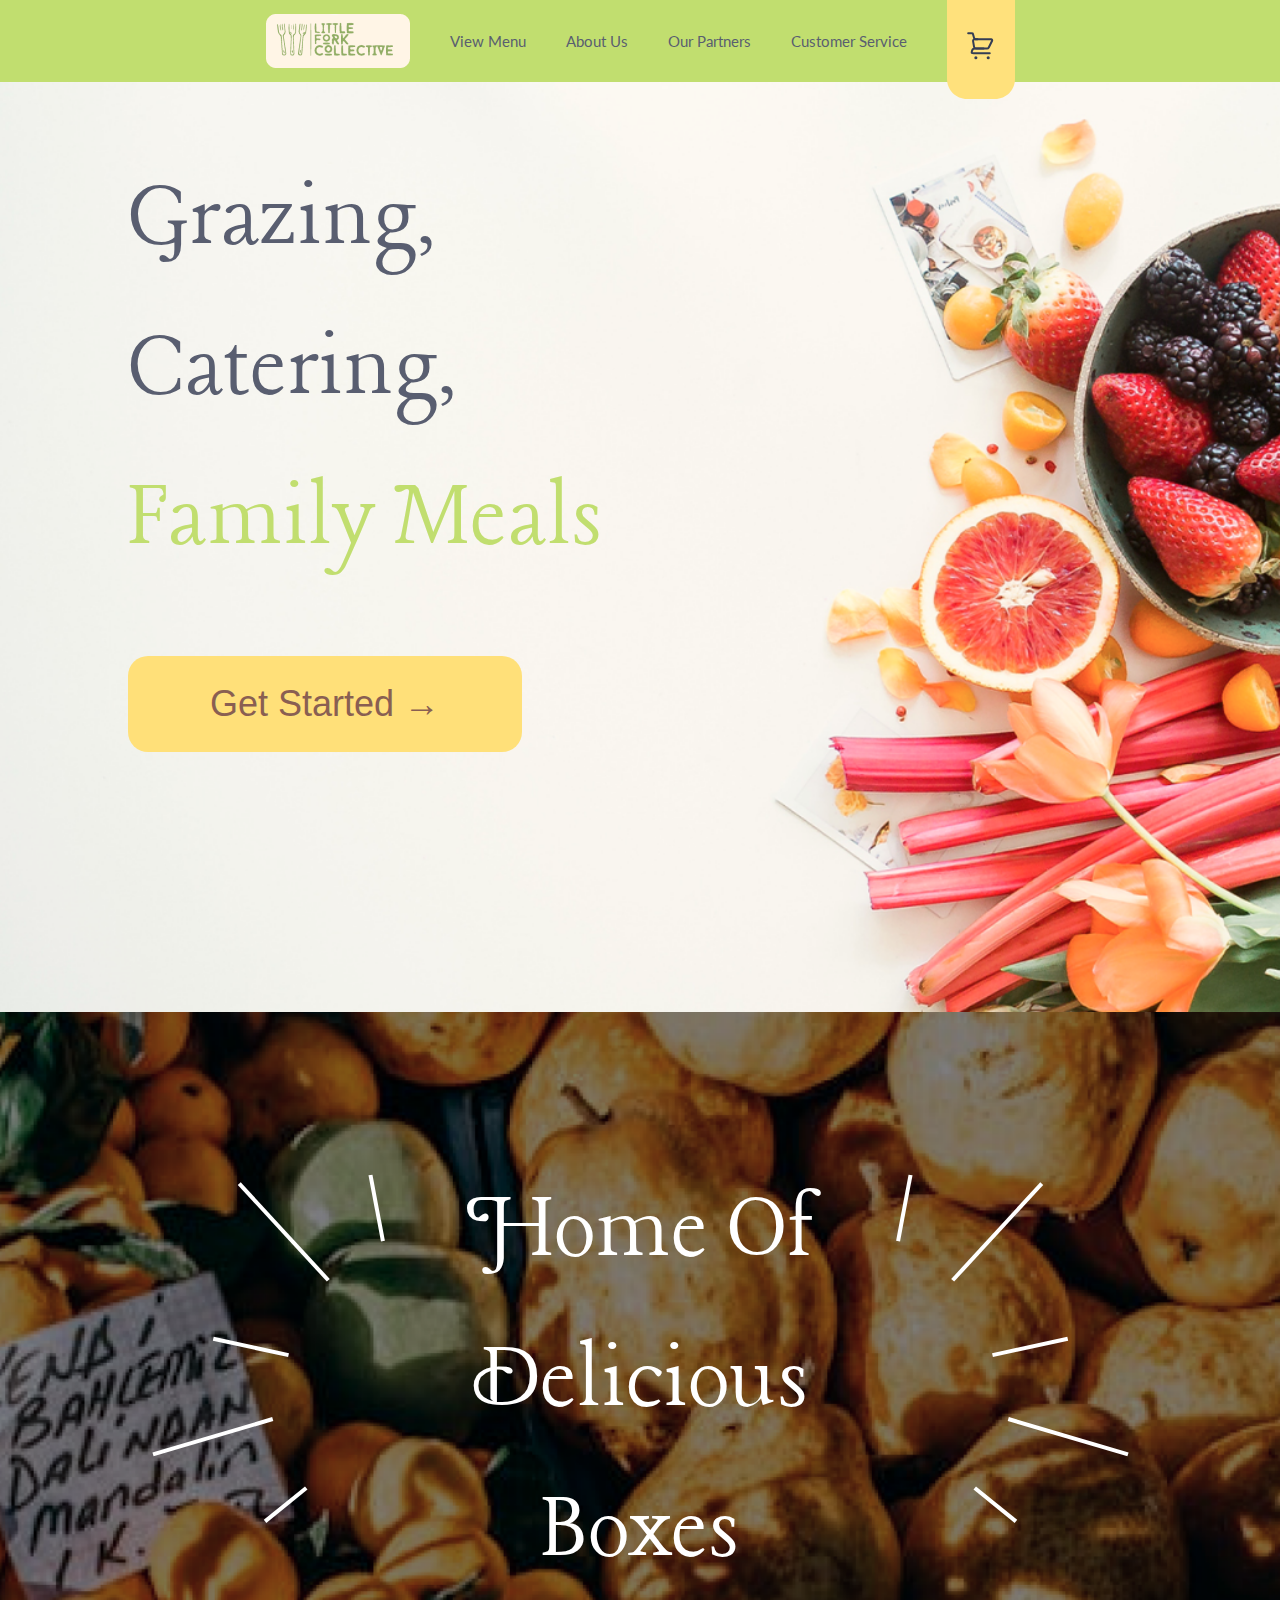
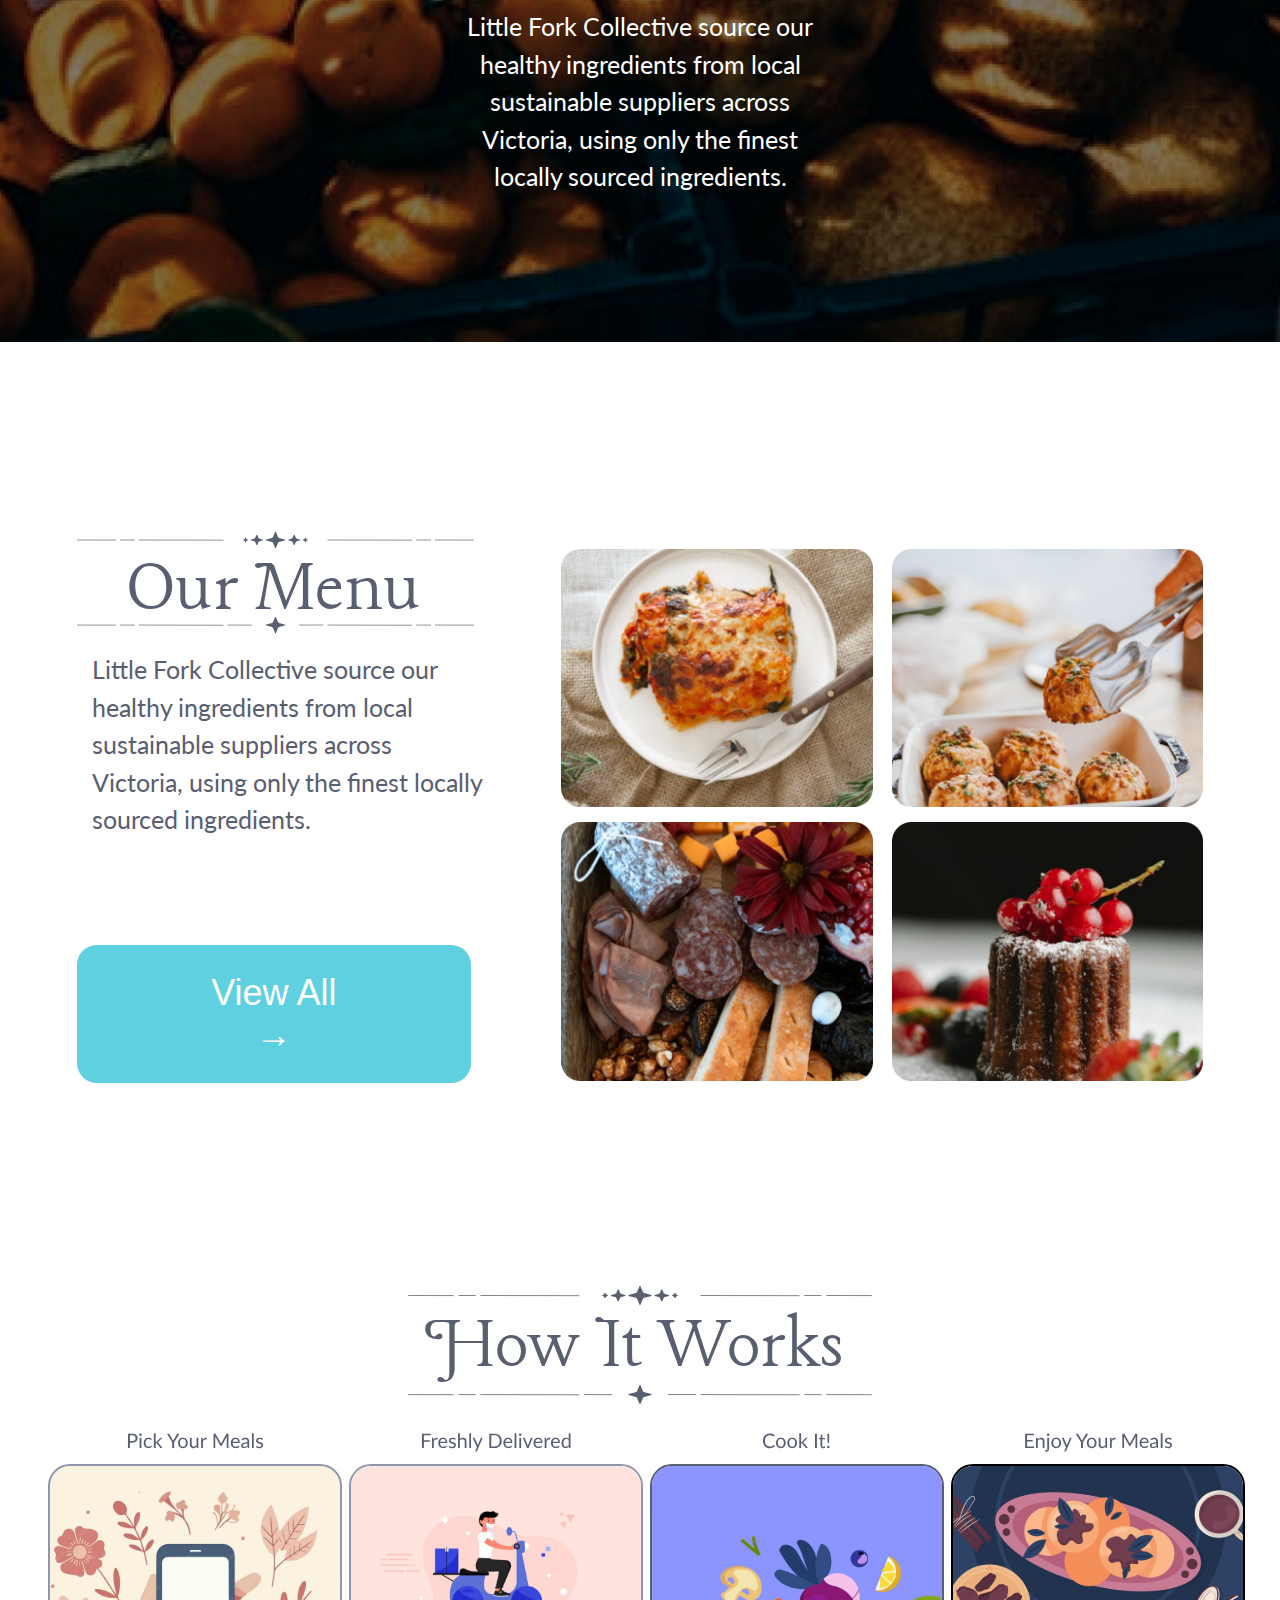
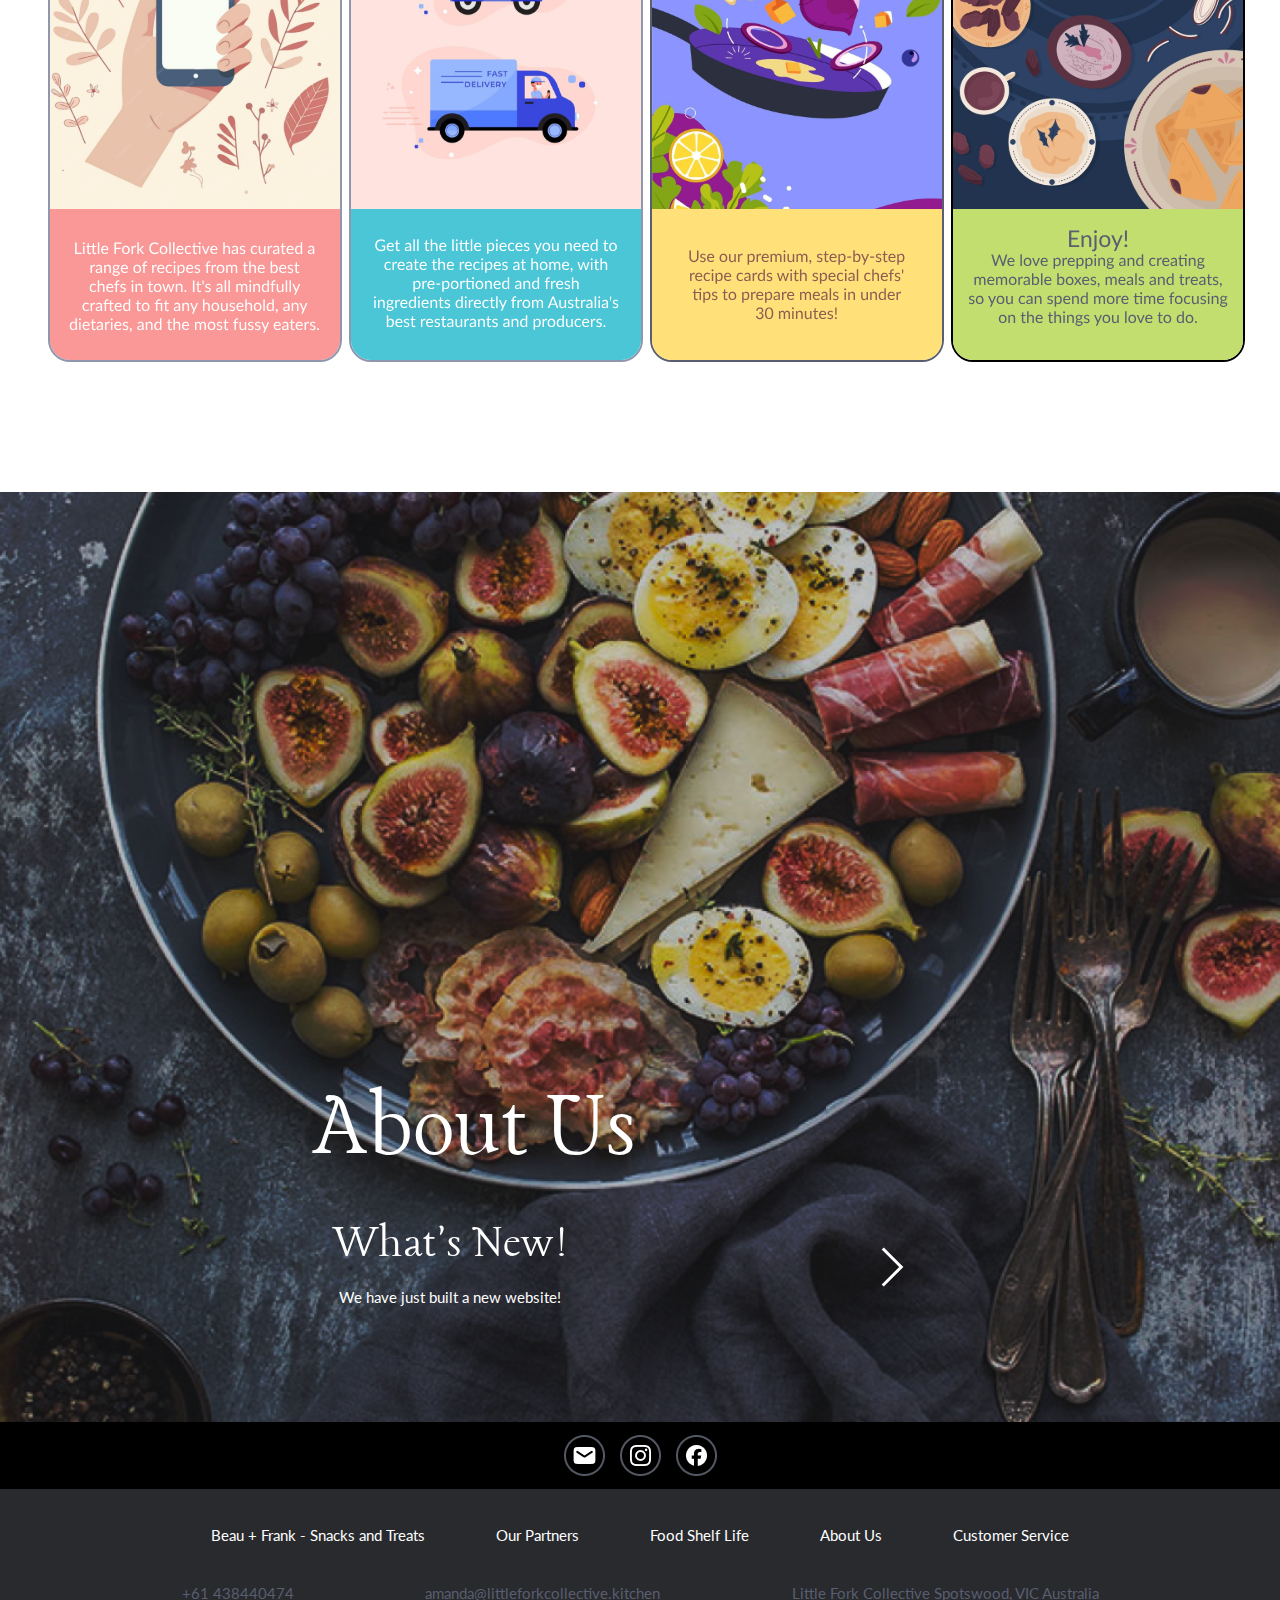
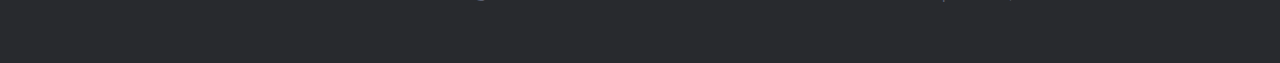
<file: index.html>
<!DOCTYPE html>
<html lang="en">
<head>
    <meta charset="UTF-8">
    <meta name="viewport" content="width=device-width, initial-scale=1.0">
    <title>Little Fork Collective</title>
    <link rel="preconnect" href="https://fonts.googleapis.com">
    <link rel="preconnect" href="https://fonts.gstatic.com" crossorigin>
    <link
        href="https://fonts.googleapis.com/css2?family=Lancelot&family=Lato:ital,wght@0,100;0,300;0,400;0,700;0,900;1,100;1,300;1,400;1,700;1,900&family=Poppins:ital,wght@0,100;0,200;0,300;0,400;0,500;0,600;0,700;0,800;0,900;1,100;1,200;1,300;1,400;1,500;1,600;1,700;1,800;1,900&display=swap"
        rel="stylesheet">
    <link rel="stylesheet" href="cart.css">
    <link rel="stylesheet" href="global.css">
    <link rel="stylesheet" href="home.css">
    <link rel="stylesheet" href="media.css">
</head>
<body>
    <nav class="navbar">
        <div class="container">
            <!-- hamburger -->
            <div class="hamburger">
                <img class="hamburger-menu" onclick="overlayMobileOn()" src="/images/hamburger-menu.svg" />
            </div>
            <div class="logo">
                <a href="index.html">
                    <img src="/images/logo.png" alt="logo" />
                </a>
            </div>
            <div class="main-menu">
                <ul>
                    <li><a href="menu.html">View Menu</a></li>
                    <li><a href="#">About Us</a></li>
                    <li><a href="#">Our Partners</a></li>
                    <li><a href="#">Customer Service</a></li>
                </ul>
            </div>
            <div class="cart-icon" onclick="overlayOn()">
                <img src="/images/shopping-icon.svg" />
            </div>
        </div>
    </nav>
    <main class="homepage">
        <section class="container">
            <div class="page-one">
                <div>
                    <h1>Grazing,</h1>
                    <h1>Catering,</h1>
                    <h1 class="green-txt">Family Meals</h1>
                </div>
                <a href="menu.html"><button type="button" class="btn">Get Started →</button></a>
            </div>
        </section>
        <section class="container">
            <div class="page-two centered-x">
                <div class="pg-two-imgs-mobile">
                    <img src="images/home-two-mobile.png" />
                    <img style="position: absolute; margin: 62px 250px;" src="images/page-two-mobile.svg" />
                </div>
                <div class="pg-two-imgs">
                    <img src="/images/page-two.svg" />
                </div>
                <div class="pg-two-contents">
                    <h1>Home Of</h1>
                    <h1 class="green-txt">Delicious Boxes</h1>
                    <p>Little Fork Collective source our healthy ingredients from local sustainable suppliers across Victoria, 
                        using only the finest locally sourced ingredients.</p>
                </div>
            </div>
        </section>
        <div class="container">
            <div class="page-three">
                <div class="centered-x">
                    <div>
                        <img src="/images/pageTwoTitle.svg" />
                        <h1>Our Menu</h1>
                        <p>Little Fork Collective source our healthy ingredients from local sustainable suppliers across Victoria, using only
                        the finest locally sourced ingredients.</p>
                    </div>
                    <a href="menu.html"><button type="button" class="btn">View All →</button></a>
                </div>
                <div class="grid-two-two">
                    <div>
                        <img class="pc-display" src="/images/menu3.png" />
                        <img class="mobile-display" src="/images/homePgTwoPOne.png" />
                        <div class="bg label">Lasagna</div>
                    </div>
                    <div>
                        <img class="pc-display" src="/images/menu5.png" />
                        <img class="mobile-display" src="/images/homePgTwoPTwo.png" />
                        <div class="bg label">Chicken Meat Balls</div>
                    </div>
                    <div>
                        <img class="pc-display" src="/images/menu2.png" />
                        <img class="mobile-display" src="/images/homePgTwoPThree.png" />
                        <div class="bg label">Grazing Box</div>
                    </div>
                    <div>
                        <img class="pc-display" src="/images/menu6.png" />
                        <img class="mobile-display" src="/images/homePgTwoPFour.png" />
                        <div class="bg label">Raspberry Square</div>
                    </div>
                </div>
            </div>
        </div>
        <div class="container">
            <div class="page-four centered-x">
                <div class="page-four-title centered-x">
                    <img style="position: absolute; width: 90%;" src="/images/pageTwoTitle.svg" />
                    <h1>How It Works</h1>
                </div>
                <div class="centered-x methods methods-1">
                    <div class="mobile mobile-1">
                        <div>
                            <img class="method-imgs" src="/images/methods-one.svg" />
                            <img class="mobile-display" src="images/methods-mobile-one.svg" />
                        </div>
                        <img class="mobile-display right" onclick="nextMethod(1)" src="images/back.svg"/>
                    </div>
                    <div class="mobile mobile-2">
                        <img class="mobile-display left" onclick="nextMethod(-1)" src="images/back.svg" />
                        <div>
                            <img class="method-imgs" src="/images/methods-two.svg" />
                            <img class="mobile-display" src="images/methods-mobile-two.svg" />
                        </div>
                        <img class="mobile-display right" onclick="nextMethod(1)" src="images/back.svg" />
                    </div>
                    <div class="mobile mobile-3">
                        <img class="mobile-display left" onclick="nextMethod(-1)" src="images/back.svg" />
                        <div>
                            <img class="method-imgs" src="/images/methods-three.svg" />
                            <img class="mobile-display" src="images/methods-mobile-three.svg" />
                        </div>
                        <img class="mobile-display right" onclick="nextMethod(1)" src="images/back.svg" />
                    </div>
                    <div class="mobile mobile-4">
                        <img class="mobile-display left" onclick="nextMethod(-1)" src="images/back.svg" />
                        <div>
                            <img class="method-imgs" src="/images/methods-four.svg" />
                            <img class="mobile-display" src="images/methods-mobile-four.svg" />
                        </div>
                    </div>
                </div>
            </div>
        </div>
        <section class="container">
            <div class="page-five">
                <h1 class="centered-x">About Us</h1>
                <div>
                    <div>
                        <h2>What's New!</h2>
                        <p>We have just built a new website! </p>
                    </div>
                    <a href="#"><img src="/images/backWhite.svg" /></a>
                </div>
            </div>
        </section>
        <!-- footer -->
        <footer class="footer">
            <div class="footer-social-media">
                <img src="/images/contacts.png" />
            </div>
            <div class="container-footer">
                <div class="footer-links">
                    <a href="#">Beau + Frank - Snacks and Treats</a>
                    <a href="#">Our Partners</a>
                    <a href="#">Food Shelf Life</a>
                    <a href="#">About Us</a>
                    <a href="#">Customer Service</a>
                </div>
                <div class="footer-contacts">
                    <p>+61 438440474</p>
                    <p>amanda@littleforkcollective.kitchen</p>
                    <p>Little Fork Collective Spotswood, VIC Australia</p>
                </div>
            </div>
        </footer>
        <!-- side bar -->
        <div class="sidebar item-0" id="sidebar" style="display: flex; flex-direction:column;">
            <img class="sidebar-close" onclick="overlayOff()" src="/images/close.svg" />
            <h3 class="centered-x">My Cart</h3>
            <div class="off">
                <p>Your Cart is Empty</p>
            </div>
        </div>
        <!-- hamburger -->
        <div class="mobile-menu" id="mobile-menu">
            <div>
                <div class="green-div">
                    <div>
                        <p>Welcome To</p>
                        <img src="/images/logo.png" alt="logo" />
                    </div>
                    <img onclick="overlayOff()" src="/images/close.svg" />
                </div>
                <ul>
                    <li>
                        <a href="menu.html">
                            <div>
                                <img src="/images/mobileMenuOne.png" />
                                <p>View Menu</p>
                            </div>
                            <img src="/images/back.svg" />
                        </a>
                    </li>
                    <li>
                        <a href="#">
                            <div>
                                <img src="/images/mobileMenuTwo.png" />
                                <p>About Us</p>
                            </div>
                            <img src="/images/back.svg" />
                        </a>
                    </li>
                    <li>
                        <a href="#">
                            <div>
                                <img src="/images/mobileMenuThree.png" />
                                <p>Our Partners</p>
                            </div>
                            <img src="/images/back.svg" />
                        </a>
                    </li>
                    <li>
                        <a href="#">
                            <div>
                                <img src="/images/mobileMenuFour.png" />
                                <p>Customer Service</p>
                            </div>
                            <img src="/images/back.svg" />
                        </a>
                    </li>
                </ul>
                <div class="hamburger-contacts">
                    <p style="font-size: 20px;">Contact via</p>
                    <img src="/images/contacts.png" />
                </div>
            </div>
        </div>
    </main>
    <div id="overlay" onclick="overlayOff()"></div>
</body>
<script src="/home.js"></script>
</html>
</file>
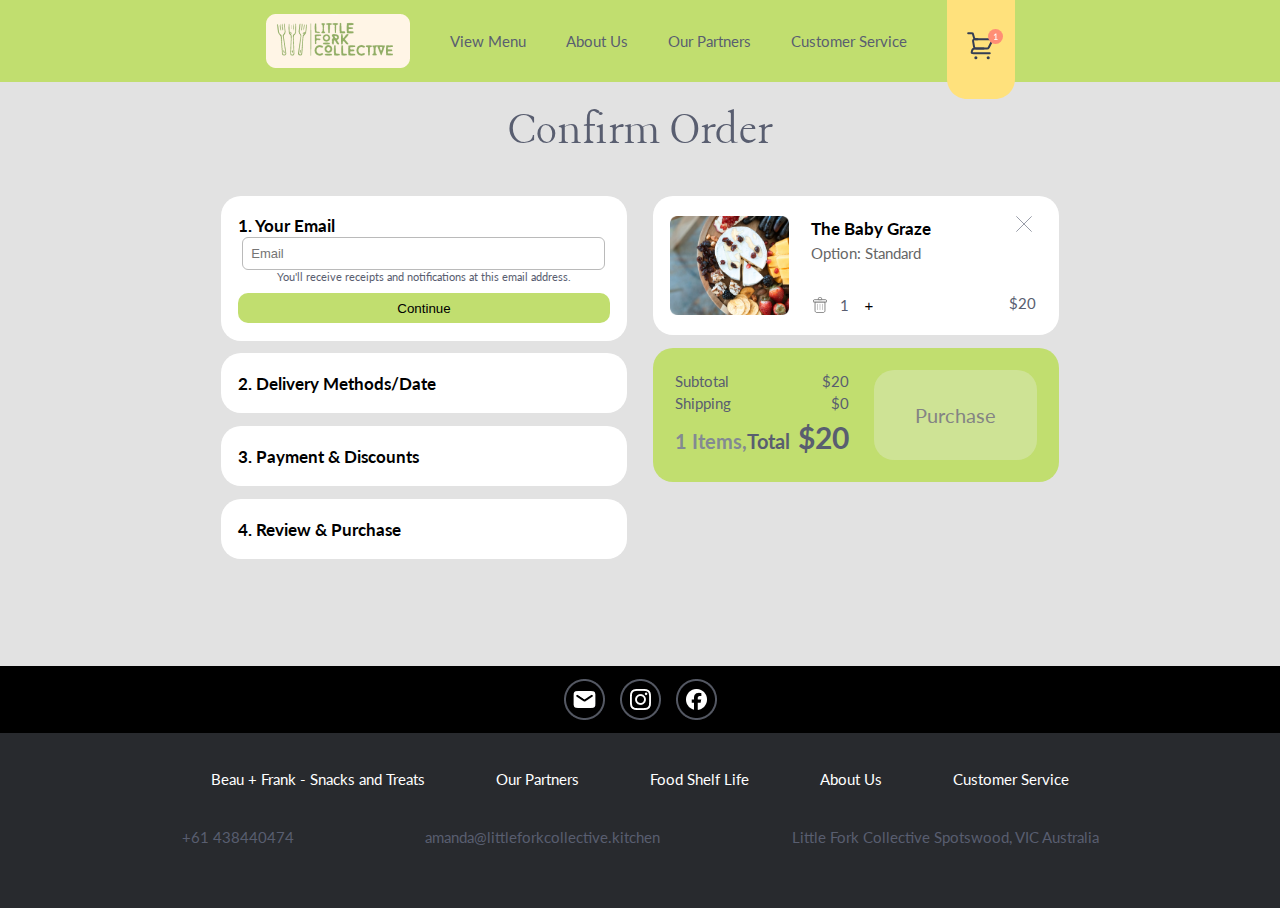
<file: checkout.html>
<!DOCTYPE html>
<html lang="en">
<head>
    <meta charset="UTF-8">
    <meta name="viewport" content="width=device-width, initial-scale=1.0">
    <title>Checkout</title>
    <link rel="preconnect" href="https://fonts.googleapis.com">
    <link rel="preconnect" href="https://fonts.gstatic.com" crossorigin>
    <link
        href="https://fonts.googleapis.com/css2?family=Lancelot&family=Lato:ital,wght@0,100;0,300;0,400;0,700;0,900;1,100;1,300;1,400;1,700;1,900&family=Poppins:ital,wght@0,100;0,200;0,300;0,400;0,500;0,600;0,700;0,800;0,900;1,100;1,200;1,300;1,400;1,500;1,600;1,700;1,800;1,900&display=swap"
        rel="stylesheet">
    <link rel="stylesheet" href="cart.css">
    <link rel="stylesheet" href="global.css">
    <link rel="stylesheet" href="home.css">
    <link rel="stylesheet" href="media.css">
</head>
<body>
    <nav class="navbar">
        <div class="container">
            <!-- hamburger -->
            <div class="hamburger">
                <img class="hamburger-menu" onclick="overlayMobileOn()" src="/images/hamburger-menu.svg" />
            </div>
            <div class="logo">
                <a href="index.html">
                    <img src="/images/logo.png" alt="logo" />
                </a>
            </div>
            <div class="main-menu">
                <ul>
                    <li><a href="menu.html">View Menu</a></li>
                    <li><a href="#">About Us</a></li>
                    <li><a href="#">Our Partners</a></li>
                    <li><a href="#">Customer Service</a></li>
                </ul>
            </div>
            <div class="cart-icon" onclick="overlayOn()">
                <img src="/images/shopping-icon-one.svg" />
            </div>
        </div>
    </nav>
    <main class="checkout">
        <h2 class="centered-x">Confirm Order</h2>
        <section class="container">   
            <div class="steps step-1">
                <div class="bg bg-1" onclick="moveTo(1)">
                    <h4>1. Your Email</h4>
                    <div class="step doing">
                        <input type="text" placeholder="Email" />
                        <label for="" class="centered-x" style="font-size: 11px;">You'll receive receipts and notifications at this email address.</label>
                        <button class="btn" onclick="moveTo(2, false, event)">Continue</button>
                    </div>
                    <div class="step done">
                        <p>test@test.com</p>
                    </div>
                </div>
                <div class="bg bg-2" onclick="moveTo(2)">
                    <h4>2. Delivery Methods/Date</h4>
                    <div class="step doing">
                        <div style="display: flex; width:50%;">
                            <button class="btn" id="pic-btn" onclick="deliveryMethod(1)">Picked Up - $0</button>
                            <button class="btn white" id="del-btn" onclick="deliveryMethod(0)">Delivery - $10</button>
                        </div>
                        <div class="picked" id="picked">
                            <h4>Address</h4>
                            <p>40 Stephensen Street, Spotswood</p>
                            <p>VIC 3015, Australia</p>
                            <h4>Delivery Date *</h4>
                            <input type="date" />
                            <button class="btn" onclick="moveTo(3, false, event)">Continue</button>
                        </div>
                        <div class="shipped" id="shipped" style="display:none">
                            <h4>Shipped</h4>
                            <input type="date" />
                            <button class="btn" onclick="moveTo(3, false, event)">Continue</button>
                        </div>
                    </div>
                    <span class="step done">
                        <div style="display: flex; width:50%;">
                            <button class="btn" id="pic-btn" onclick="deliveryMethod(1)">Picked Up - $0</button>
                            <button class="btn white" id="del-btn" onclick="deliveryMethod(0)">Delivery - $10</button>
                        </div>
                        <h4>Address</h4>
                        <p>40 Stephensen Street, Spotswood</p>
                        <p>VIC 3015, Australia</p>
                        <h4>Delivery Date</h4>
                    </span>
                </div>
                <div class="bg bg-3" onclick="moveTo(3)">
                    <h4>3. Payment & Discounts</h4>
                    <div class="step doing">
                        <h4>Card Number</h4>
                        <input type="text" placeholder="1234 1234 1234 1234" />
                        <div style="display:flex;">
                            <div style="margin-right: 60px;">
                                <h4>Expiration</h4>
                                <input type="date" style="width: 135%;" />
                            </div>
                            <div>
                                <h4>CVC</h4>
                                <input type="text" placeholder="CVC" style="width: 94%; padding: 9px;" />
                            </div>
                        </div>
                        <button class="btn" onclick="moveTo(4, false, event)">Continue</button>
                    </div>
                    <div class="step done">
                        <h4>Card Number</h4>
                        <p>1234 1234 1234 1234</p>
                        <div style="display:flex;">
                            <div style="margin-right: 30px">
                                <h4>Expiration</h4>
                                <p>05 / 2024</p>
                            </div>
                            <div>
                                <h4>CVC</h4>
                                <p>123</p>
                            </div>
                        </div>
                    </div>
                </div>

                <div class="bg bg-4">
                    <h4>4. Review & Purchase</h4>
                </div>
            </div>
            <div class="summary">
                <div class="sidebar-contents">
                    <div class="bg">
                        <div class="order-item">
                            <div class="item-description">
                                <img src="/images/menu1.png" />
                                <div class="add item-1">
                                    <div class="left-text">
                                        <h4>The Baby Graze</h4>
                                        <p>Option: Standard </p>
                                    </div>
                                    <div class="bg btn side">
                                        <button class="btn side leftright"><img class="bin" src="/images/bin.svg" /></button>
                                        <p>1</p>
                                        <button class="btn side leftright">+</button>
                                    </div>
                                </div>
                            </div>
                            <div class="right-side">
                                <img class="close" src="/images/close.svg" />
                                <p>$20</p>
                            </div>
                        </div>
                    </div>
                </div>
                <div class="total-purchase">
                    <div class="price">
                        <div class="price-row">
                            <p>Subtotal</p>
                            <p>$20</p>
                        </div>
                        <div class="price-row">
                            <p>Shipping</p>
                            <p>$0</p>
                        </div>
                        <div class="price-row">
                            <div class="price-detail">
                                <p class="price-cnt">1 Items,</p>
                                <p class="price-total">Total</p>
                            </div>
                            <p class="price-final">$20</p>
                        </div>
                    </div>
                    <button class="btn" id="total-purchase-btn" disabled><p style="font-size:20px; color: #848484">Purchase</p></button>
                </div>
            </div>
        </section>
        <!-- footer -->
        <footer class="footer">
            <div class="footer-social-media">
                <img src="/images/contacts.png" />
            </div>
            <div class="container-footer">
                <div class="footer-links">
                    <a href="#">Beau + Frank - Snacks and Treats</a>
                    <a href="#">Our Partners</a>
                    <a href="#">Food Shelf Life</a>
                    <a href="#">About Us</a>
                    <a href="#">Customer Service</a>
                </div>
                <div class="footer-contacts">
                    <p>+61 438440474</p>
                    <p>amanda@littleforkcollective.kitchen</p>
                    <p>Little Fork Collective Spotswood, VIC Australia</p>
                </div>
            </div>
        </footer>
        <!-- side bar -->
        <div class="sidebar item-1" id="sidebar" style="display: flex; flex-direction:column;">
            <img class="sidebar-close" onclick="overlayOff()" src="/images/close.svg" />
            <h3 class="centered-x">My Cart</h3>
            <div class="on">
                <div class="sidebar-contents">
                    <div class="bg">
                        <div class="order-item">
                            <div class="item-description">
                                <img src="/images/menu1.png" />
                                <div class="add item-1">
                                    <div class="left-text">
                                        <h4>The Baby Graze</h4>
                                        <p>Option: Standard</p>
                                    </div>
                                    <div class="bg btn side">
                                        <button class="btn side leftright"><img class="bin" src="/images/bin.svg" /></button>
                                        <p>1</p>
                                        <button class="btn side leftright">+</button>
                                    </div>
                                </div>
                            </div>
                            <div class="right-side">
                                <img class="close" src="/images/close.svg" />
                                <p>$20</p>
                            </div>
                        </div>
                    </div>
                </div>
            </div>
            <div class="total-purchase">
                <div class="price">
                    <div class="price-row">
                        <p>Subtotal</p>
                        <p>$20</p>
                    </div>
                    <div class="price-row">
                        <p>Shipping</p>
                        <p>$0</p>
                    </div>
                    <div class="price-row">
                        <div class="price-detail">
                            <p class="price-cnt">1 Items,</p>
                            <p class="price-total">Total</p>
                        </div>
                        <p class="price-final">$20</p>
                    </div>
                </div>
                <button class="btn active" id="redirectButton"><p style="font-size:20px">Checkout</p></button>
            </div>
        </div>
        <!-- hamburger -->
        <div class="mobile-menu" id="mobile-menu">
            <div>
                <div class="green-div">
                    <div>
                        <p>Welcome To</p>
                        <img src="/images/logo.png" alt="logo" />
                    </div>
                    <img onclick="overlayOff()" src="/images/close.svg" />
                </div>
                <ul>
                    <li>
                        <a href="menu.html">
                            <div>
                                <img src="/images/mobileMenuOne.png" />
                                <p>View Menu</p>
                            </div>
                            <img src="/images/back.svg" />
                        </a>
                    </li>
                    <li>
                        <a href="#">
                            <div>
                                <img src="/images/mobileMenuTwo.png" />
                                <p>About Us</p>
                            </div>
                            <img src="/images/back.svg" />
                        </a>
                    </li>
                    <li>
                        <a href="#">
                            <div>
                                <img src="/images/mobileMenuThree.png" />
                                <p>Our Partners</p>
                            </div>
                            <img src="/images/back.svg" />
                        </a>
                    </li>
                    <li>
                        <a href="#">
                            <div>
                                <img src="/images/mobileMenuFour.png" />
                                <p>Customer Service</p>
                            </div>
                            <img src="/images/back.svg" />
                        </a>
                    </li>
                </ul>
                <div class="hamburger-contacts">
                    <p style="font-size: 20px;">Contact via</p>
                    <img src="/images/contacts.png" />
                </div>
            </div>
        </div>
    </main>
    <div id="overlay" onclick="overlayOff()"></div>
</body>
<script src="/home.js"></script>
</html>
</file>
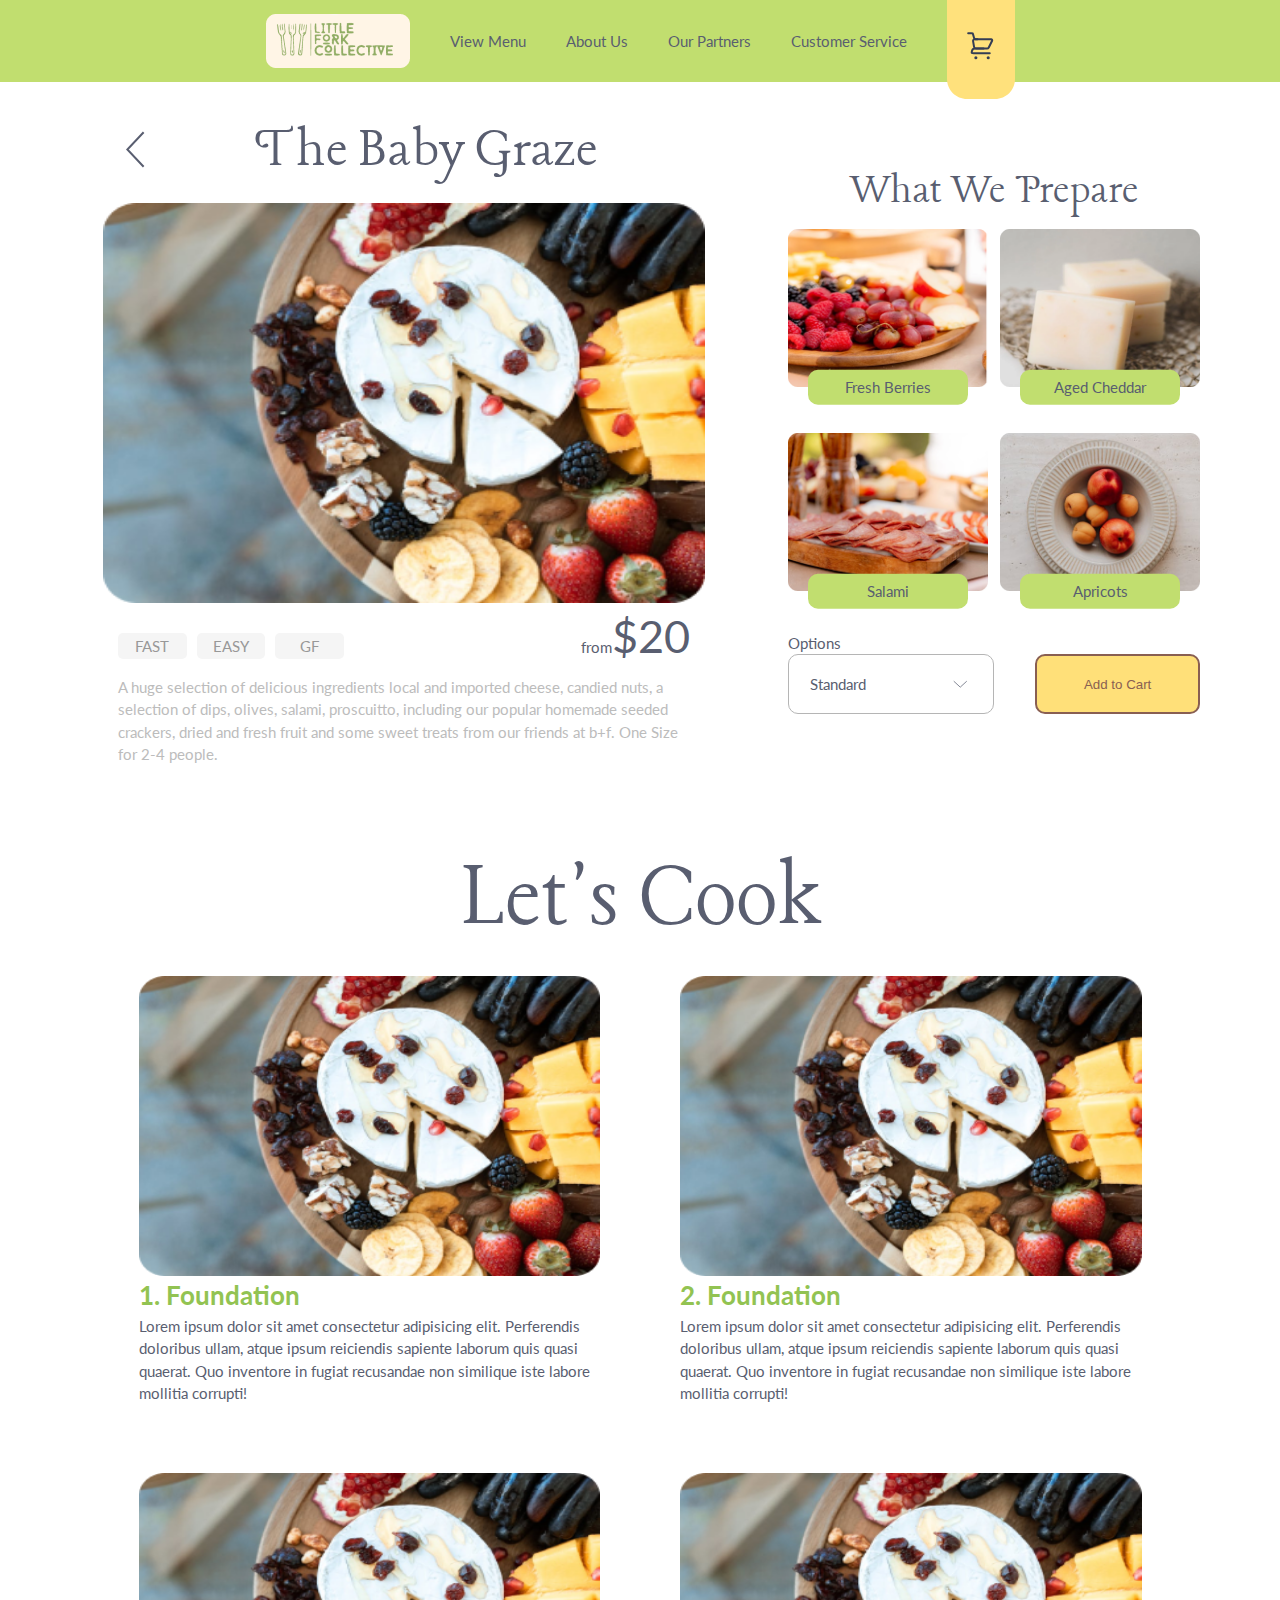
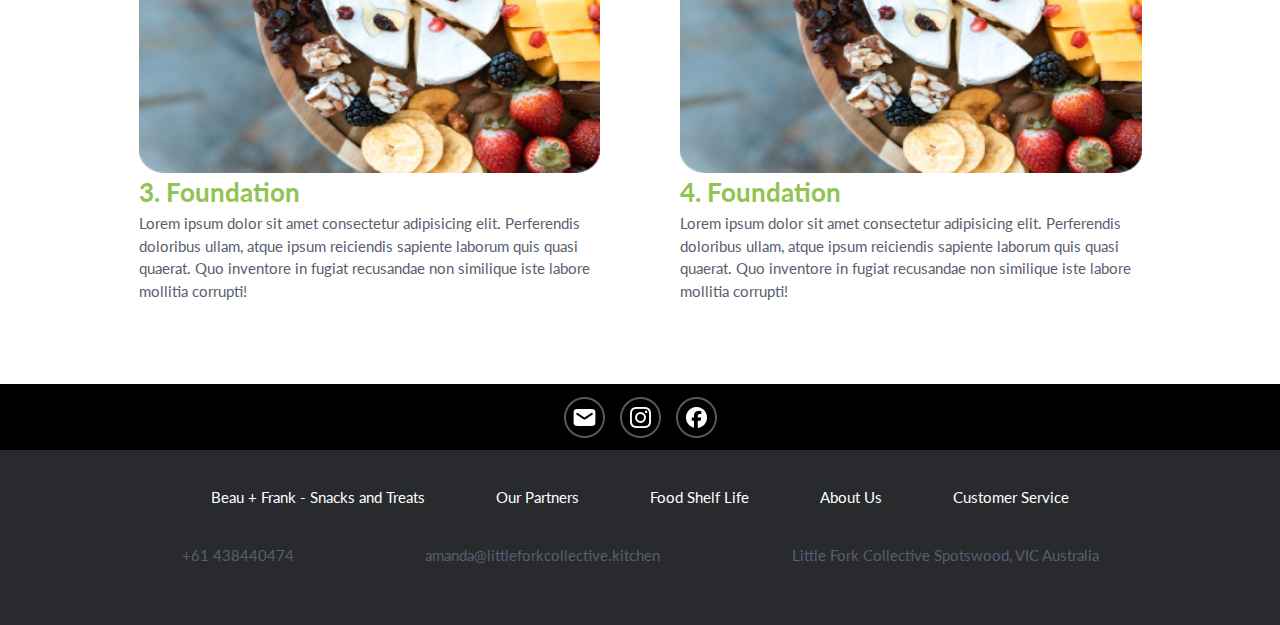
<file: details.html>
<!DOCTYPE html>
<html lang="en">
<head>
    <meta charset="UTF-8">
    <meta name="viewport" content="width=device-width, initial-scale=1.0">
    <title>Details</title>
    <link rel="preconnect" href="https://fonts.googleapis.com">
    <link rel="preconnect" href="https://fonts.gstatic.com" crossorigin>
    <link
        href="https://fonts.googleapis.com/css2?family=Lancelot&family=Lato:ital,wght@0,100;0,300;0,400;0,700;0,900;1,100;1,300;1,400;1,700;1,900&family=Poppins:ital,wght@0,100;0,200;0,300;0,400;0,500;0,600;0,700;0,800;0,900;1,100;1,200;1,300;1,400;1,500;1,600;1,700;1,800;1,900&display=swap"
        rel="stylesheet">    
    <link rel="stylesheet" href="cart.css">
    <link rel="stylesheet" href="global.css">
    <link rel="stylesheet" href="home.css">
    <link rel="stylesheet" href="media.css">
</head>
<body>
    <nav class="navbar">
        <div class="container">
            <!-- hamburger -->
            <div class="hamburger">
                <img class="hamburger-menu" onclick="overlayMobileOn()" src="/images/hamburger-menu.svg" />
            </div>
            <div class="logo">
                <a href="index.html">
                    <img src="/images/logo.png" alt="logo" />
                </a>
            </div>
            <div class="main-menu">
                <ul>
                    <li><a href="menu.html">View Menu</a></li>
                    <li><a href="#">About Us</a></li>
                    <li><a href="#">Our Partners</a></li>
                    <li><a href="#">Customer Service</a></li>
                </ul>
            </div>
            <div class="cart-icon c-0" id="cart-icon" onclick="overlayOn()">
                <div class="c-0">
                    <img src="/images/shopping-icon.svg" />
                </div>
                <div class="c-1">
                    <img src="/images/shopping-icon-one.svg" />
                </div>
                <div class="c-2">
                    <img src="/images/shopping-icon-two.svg" />
                </div>
            </div>
        </div>
    </nav>
    <main class="details" style="background-color: white;">
        <section class="container">
            <div class="item-detail">
                <div class="item-description">
                    <div class="item-title">
                        <img onclick="history.back()" src="/images/back.svg" />
                        <h1>The Baby Graze</h1>
                    </div>
                    <img src="/images/details-cook.png" />
                    <div class="tag-description">
                        <div class="tag-price">
                            <div class="tags">
                                <div class="btn tag">
                                    FAST
                                </div>
                                <div class="btn tag">
                                    EASY
                                </div>
                                <div class="btn tag">
                                    GF
                                </div>
                            </div>
                            <div style="display: flex; align-items: baseline;">
                                <p>from</p>
                                <p style="font-size: 300%; padding: 0px;">$20</p>
                            </div>
                        </div>
                        <p style="color: #BCBCBC;">A huge selection of delicious ingredients local and imported cheese, candied nuts, a selection of dips, olives, salami,
                        proscuitto, including our popular homemade seeded crackers, dried and fresh fruit and some sweet treats from our friends
                        at b+f. One Size for 2-4 people.</p>
                    </div>
                </div>
                <div class="centered-x">
                    <h2>What We Prepare</h2>
                    <div class="grid-two-two" id="ingredients">
                        <div>
                            <img src="/images/fresh-berries.png" />
                            <div class="bg label">Fresh Berries</div>
                        </div>
                        <div>
                            <img src="/images/cheddar.png" />
                            <div class="bg label">Aged Cheddar</div>
                        </div>
                        <div>
                            <img src="/images/salami.png" />
                            <div class="bg label">Salami</div>
                        </div>
                        <div>
                            <img src="/images/apricots.png" />
                            <div class="bg label">Apricots</div>
                        </div>
                    </div>
                    <div class="selections">
                        <div class="dropdown-title add">
                            <p>Options</p>
                            <div class="dropdown d-1" id="dropdown">
                                <div class="bg btn dropdown-1" onclick="dropDownOn()">
                                    <p>Standard</p>
                                    <img src="/images/back.svg" />
                                </div>
                                <div class="bg btn dropdown-2" onclick="dropDownOn()">
                                    <p>Gluten Free</p>
                                    <img src="/images/back.svg" />
                                </div>
                                <div class="bg btn dropdown-3" onclick="dropDownOn()">
                                    <p>Vegeterian</p>
                                    <img src="/images/back.svg" />
                                </div>
                                <div class="bg btn dropdown-4" onclick="dropDownOn()">
                                    <p>Vegan</p>
                                    <img src="/images/back.svg" />
                                </div>
                                <div class="dropdown-content" id="dropdown-content">
                                    <p class="o1" onclick="dropDownOff(1)">Standard</p>
                                    <p class="o2" onclick="dropDownOff(2)">Gluten Free</p>
                                    <p class="o3" onclick="dropDownOff(3)">Vegeterian</p>
                                    <p class="o4" onclick="dropDownOff(4)">Vegan</p>
                                </div>
                            </div>
                        </div>
                        <div class="add addOn-0" id="add">
                            <div class="addOn-0">
                                <button class="btn" onclick="addToCart(1)">Add to Cart</button>
                            </div>
                            <div class="addOn-1">
                                <div class="bg btn">
                                    <button class="btn leftright" onclick="addToCart(-1)"><img src="/images/bin.svg" /></button>
                                    <p>1</p>
                                    <button class="btn leftright" onclick="addToCart(1)">+</button>
                                </div>
                            </div>
                            <div class="addOn-2">
                                <div class="bg btn">
                                    <button class="btn leftright" onclick="addToCart(-1)">-</button>
                                    <p>2</p>
                                    <button class="btn leftright" onclick="addToCart(1)">+</button>
                                </div>
                            </div>
                        </div>
                    </div>
                </div>
            </div>
            <h1 class="centered-x" style="margin-top: 60px;">Let's Cook</h1>
            <div class="grid-two-two">
                <div class="centered-x">
                    <img src="/images/details-cook.png" />
                    <h3>1. Foundation</h3>
                    <p>Lorem ipsum dolor sit amet consectetur adipisicing elit. Perferendis doloribus ullam, atque ipsum reiciendis sapiente
                    laborum quis quasi quaerat. Quo inventore in fugiat recusandae non similique iste labore mollitia corrupti!</p>
                </div>
                <div class="centered-x">
                    <img src="/images/details-cook.png" />
                    <h3>2. Foundation</h3>
                    <p>Lorem ipsum dolor sit amet consectetur adipisicing elit. Perferendis doloribus ullam, atque ipsum reiciendis sapiente
                    laborum quis quasi quaerat. Quo inventore in fugiat recusandae non similique iste labore mollitia corrupti!</p>
                </div>
                <div class="centered-x">
                    <img src="/images/details-cook.png" />
                    <h3>3. Foundation</h3>
                    <p>Lorem ipsum dolor sit amet consectetur adipisicing elit. Perferendis doloribus ullam, atque ipsum reiciendis
                    sapiente laborum quis quasi quaerat. Quo inventore in fugiat recusandae non similique iste labore mollitia corrupti!</p>
                </div>
                <div class="centered-x">
                    <img src="/images/details-cook.png" />
                    <h3>4. Foundation</h3>
                    <p>Lorem ipsum dolor sit amet consectetur adipisicing elit. Perferendis doloribus ullam, atque ipsum reiciendis
                    sapiente laborum quis quasi quaerat. Quo inventore in fugiat recusandae non similique iste labore mollitia corrupti!</p>
                </div>
            </div>
        </section>
        <!-- footer -->
        <footer class="footer">
            <div class="footer-social-media">
                <img src="/images/contacts.png" />
            </div>
            <div class="container-footer">
                <div class="footer-links">
                    <a href="#">Beau + Frank - Snacks and Treats</a>
                    <a href="#">Our Partners</a>
                    <a href="#">Food Shelf Life</a>
                    <a href="#">About Us</a>
                    <a href="#">Customer Service</a>
                </div>
                <div class="footer-contacts">
                    <p>+61 438440474</p>
                    <p>amanda@littleforkcollective.kitchen</p>
                    <p>Little Fork Collective Spotswood, VIC Australia</p>
                </div>
            </div>
        </footer>
        <!-- side bar -->
        <div class="sidebar item-0" id="sidebar" style="display: flex; flex-direction:column;">
            <img class="sidebar-close" onclick="overlayOff()" src="/images/close.svg" />
            <h3 class="centered-x">My Cart</h3>
            <div class="off">
                <p>Your Cart is Empty</p>
            </div>
            <div class="on">
                <div class="sidebar-contents">
                    <div class="bg">
                        <div class="order-item">
                            <div class="item-description">
                                <img src="/images/menu1.png" />
                                <div class="add item-1">
                                    <div class="left-text">
                                        <h4>The Baby Graze</h4>
                                        <p>Option: <span class="choice"></span></p>
                                    </div>
                                    <div class="bg btn side">
                                        <button class="btn side leftright" onclick="addToCart(-1)"><img src="/images/bin.svg" /></button>
                                        <p>1</p>
                                        <button class="btn side leftright" onclick="addToCart(1)">+</button>
                                    </div>
                                </div>
                                <div class="add item-2">
                                    <div class="left-text">
                                        <h4>The Baby Graze</h4>
                                        <p>Option: <span class="choice"></span></p>
                                    </div>     
                                    <div class="bg btn side">
                                        <button class="btn side leftright" onclick="addToCart(-1)">-</button>
                                        <p>2</p>
                                        <button class="btn side leftright" onclick="addToCart(1)">+</button>
                                    </div>
                                </div>
                            </div>
                            <div class="right-side">
                                <img class="close" onclick="addToCart(-99)" src="/images/close.svg" />
                                <p>$20</p>
                            </div>
                        </div>
                    </div>
                </div>
            </div>
            <div class="total-purchase">
                <div class="price">
                    <div class="price-row">
                        <p>Subtotal</p>
                        <p>$<span class="numPrice"></span></p>
                    </div>
                    <div class="price-row">
                        <p>Shipping</p>
                        <p>$0</p>
                    </div>
                    <div class="price-row">
                        <div class="price-detail">
                            <p class="price-cnt"><span id="num"></span> Items,</p>
                            <p class="price-total">Total</p>
                        </div>
                        <p class="price-final">$<span class="numPrice"></span></p>
                    </div>
                </div>
                <button class="btn active" id="redirectButton"><p style="font-size:20px">Checkout</p></button>
            </div>
        </div>
        <!-- hamburger -->
        <div class="mobile-menu" id="mobile-menu">
            <div>
                <div class="green-div">
                    <div>
                        <p>Welcome To</p>
                        <img src="/images/logo.png" alt="logo" />
                    </div>
                    <img onclick="overlayOff()" src="/images/close.svg" />
                </div>
                <ul>
                    <li>
                        <a href="menu.html">
                            <div>
                                <img src="/images/mobileMenuOne.png" />
                                <p>View Menu</p>
                            </div>
                            <img src="/images/back.svg" />
                        </a>
                    </li>
                    <li>
                        <a href="#">
                            <div>
                                <img src="/images/mobileMenuTwo.png" />
                                <p>About Us</p>
                            </div>
                            <img src="/images/back.svg" />
                        </a>
                    </li>
                    <li>
                        <a href="#">
                            <div>
                                <img src="/images/mobileMenuThree.png" />
                                <p>Our Partners</p>
                            </div>
                            <img src="/images/back.svg" />
                        </a>
                    </li>
                    <li>
                        <a href="#">
                            <div>
                                <img src="/images/mobileMenuFour.png" />
                                <p>Customer Service</p>
                            </div>
                            <img src="/images/back.svg" />
                        </a>
                    </li>
                </ul>
                <div class="hamburger-contacts">
                    <p style="font-size: 20px;">Contact via</p>
                    <img src="/images/contacts.png" />
                </div>
            </div>
        </div>
    </main>
    <div id="overlay" onclick="overlayOff()"></div>
</body>
<script src="/home.js"></script>
</html>
</file>
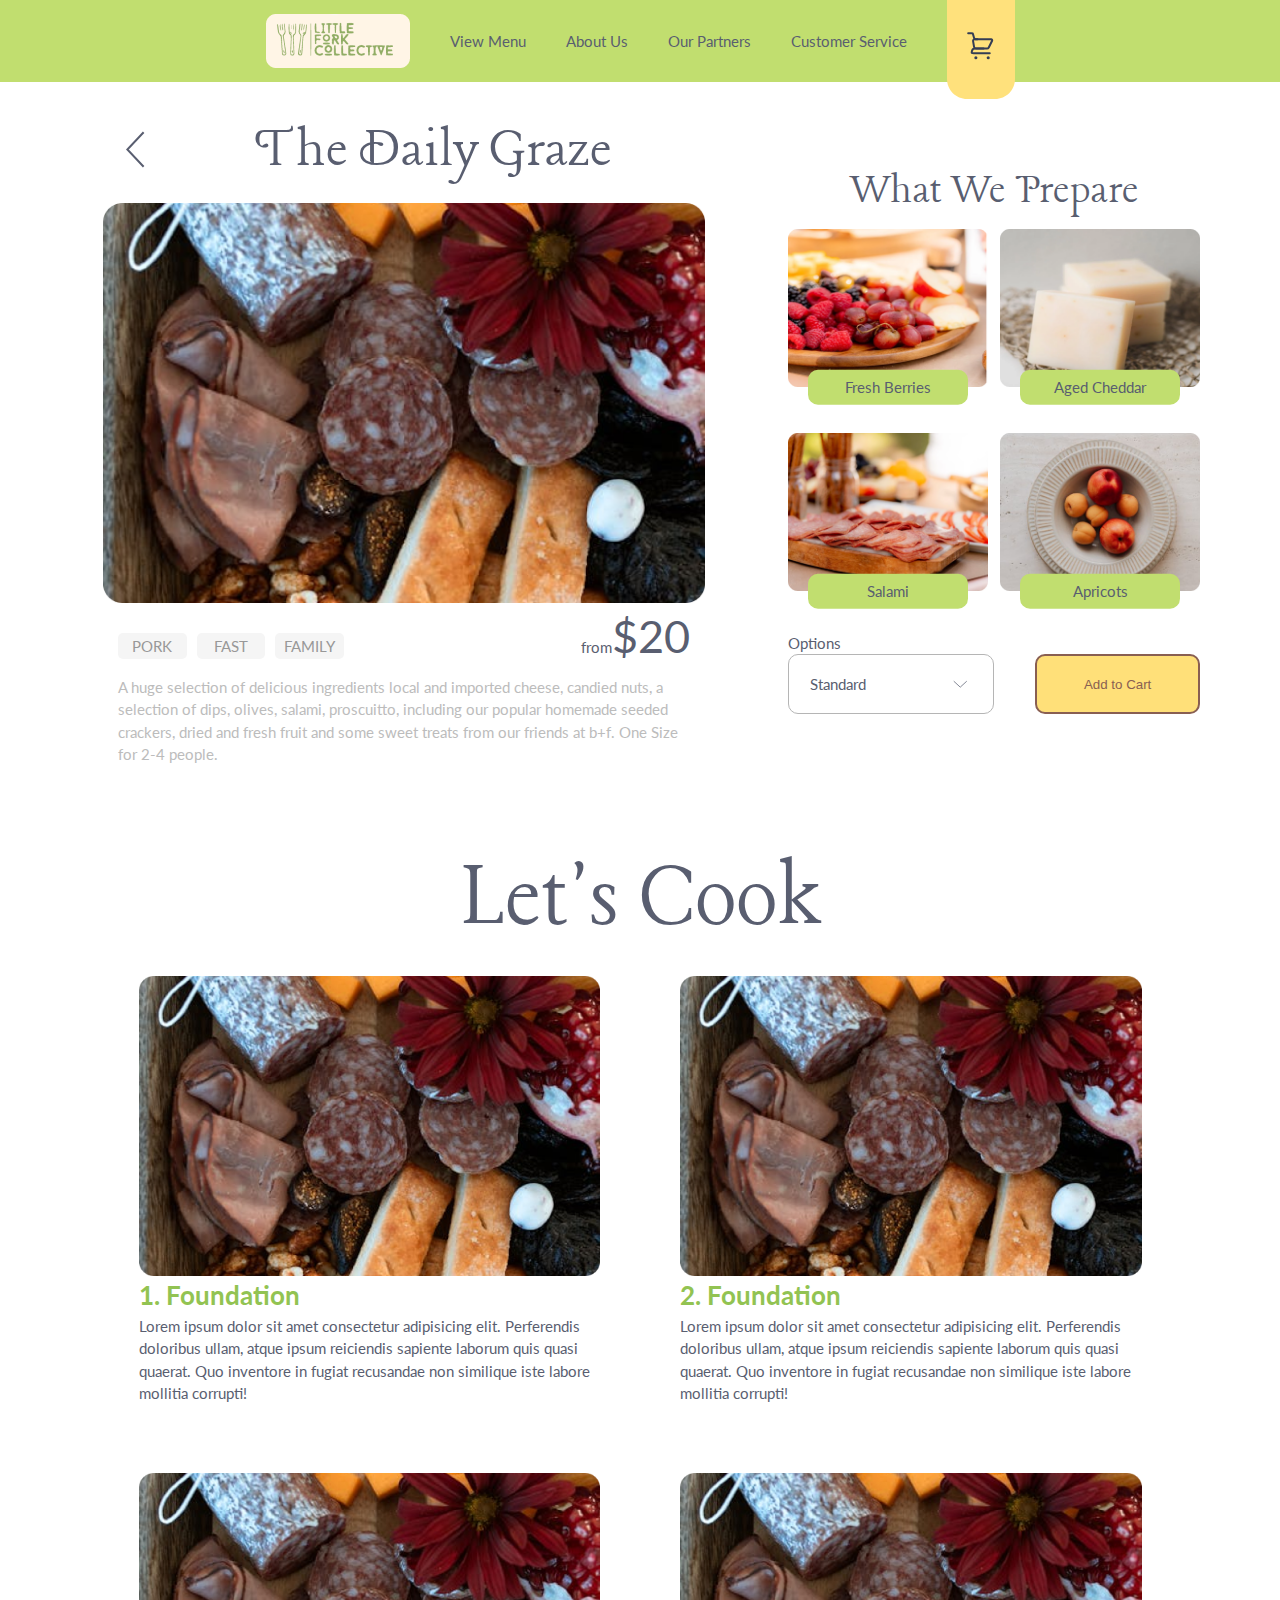
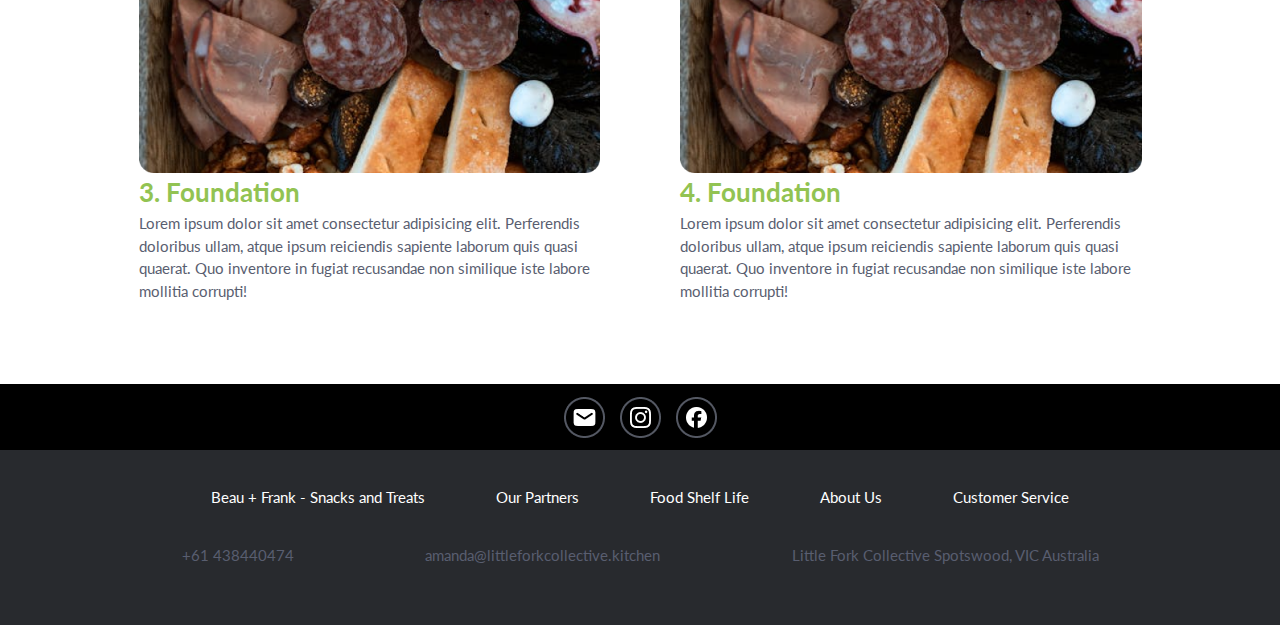
<file: details2.html>
<!DOCTYPE html>
<html lang="en">
<head>
    <meta charset="UTF-8">
    <meta name="viewport" content="width=device-width, initial-scale=1.0">
    <title>Details</title>
    <link rel="preconnect" href="https://fonts.googleapis.com">
    <link rel="preconnect" href="https://fonts.gstatic.com" crossorigin>
    <link
        href="https://fonts.googleapis.com/css2?family=Lancelot&family=Lato:ital,wght@0,100;0,300;0,400;0,700;0,900;1,100;1,300;1,400;1,700;1,900&family=Poppins:ital,wght@0,100;0,200;0,300;0,400;0,500;0,600;0,700;0,800;0,900;1,100;1,200;1,300;1,400;1,500;1,600;1,700;1,800;1,900&display=swap"
        rel="stylesheet">
    <link rel="stylesheet" href="cart.css">
    <link rel="stylesheet" href="global.css">
    <link rel="stylesheet" href="home.css">
    <link rel="stylesheet" href="media.css">
</head>
<body>
    <nav class="navbar">
        <div class="container">
            <!-- hamburger -->
            <div class="hamburger">
                <img class="hamburger-menu" onclick="overlayMobileOn()" src="/images/hamburger-menu.svg" />
            </div>
            <div class="logo">
                <a href="index.html">
                    <img src="/images/logo.png" alt="logo" />
                </a>
            </div>
            <div class="main-menu">
                <ul>
                    <li><a href="menu.html">View Menu</a></li>
                    <li><a href="#">About Us</a></li>
                    <li><a href="#">Our Partners</a></li>
                    <li><a href="#">Customer Service</a></li>
                </ul>
            </div>
            <div class="cart-icon c-0" id="cart-icon" onclick="overlayOn()">
                <div class="c-0">
                    <img src="/images/shopping-icon.svg" />
                </div>
                <div class="c-1">
                    <img src="/images/shopping-icon-one.svg" />
                </div>
                <div class="c-2">
                    <img src="/images/shopping-icon-two.svg" />
                </div>
            </div>
        </div>
    </nav>
    <main class="details" style="background-color: white;">
        <section class="container">
            <div class="item-detail">
                <div class="item-description">
                    <div class="item-title">
                        <img onclick="history.back()" src="/images/back.svg" />
                        <h1>The Daily Graze</h1>
                    </div>
                    <img src="/images/details2-cooking.png" />
                    <div class="tag-description">
                        <div class="tag-price">
                            <div class="tags">
                                <div class="btn tag">
                                    PORK
                                </div>
                                <div class="btn tag">
                                    FAST
                                </div>
                                <div class="btn tag">
                                    FAMILY
                                </div>
                            </div>
                            <div style="display: flex; align-items: baseline;">
                                <p>from</p>
                                <p style="font-size: 300%; padding: 0px;">$20</p>
                            </div>
                        </div>
                        <p style="color: #BCBCBC;">A huge selection of delicious ingredients local and imported cheese,
                            candied nuts, a selection of dips, olives, salami,
                            proscuitto, including our popular homemade seeded crackers, dried and fresh fruit and some
                            sweet treats from our friends
                            at b+f. One Size for 2-4 people.</p>
                    </div>
                </div>
                <div class="centered-x">
                    <h2>What We Prepare</h2>
                    <div class="grid-two-two" id="ingredients">
                        <div>
                            <img src="/images/fresh-berries.png" />
                            <div class="bg label">Fresh Berries</div>
                        </div>
                        <div>
                            <img src="/images/cheddar.png" />
                            <div class="bg label">Aged Cheddar</div>
                        </div>
                        <div>
                            <img src="/images/salami.png" />
                            <div class="bg label">Salami</div>
                        </div>
                        <div>
                            <img src="/images/apricots.png" />
                            <div class="bg label">Apricots</div>
                        </div>
                    </div>
                    <div class="selections">
                        <div class="dropdown-title add">
                            <p>Options</p>
                            <div class="dropdown d-1" id="dropdown">
                                <div class="bg btn dropdown-1" onclick="dropDownOn()">
                                    <p>Standard</p>
                                    <img src="/images/back.svg" />
                                </div>
                                <div class="bg btn dropdown-2" onclick="dropDownOn()">
                                    <p>Gluten Free</p>
                                    <img src="/images/back.svg" />
                                </div>
                                <div class="bg btn dropdown-3" onclick="dropDownOn()">
                                    <p>Vegeterian</p>
                                    <img src="/images/back.svg" />
                                </div>
                                <div class="bg btn dropdown-4" onclick="dropDownOn()">
                                    <p>Vegan</p>
                                    <img src="/images/back.svg" />
                                </div>
                                <div class="dropdown-content" id="dropdown-content">
                                    <p class="o1" onclick="dropDownOff(1)">Standard</p>
                                    <p class="o2" onclick="dropDownOff(2)">Gluten Free</p>
                                    <p class="o3" onclick="dropDownOff(3)">Vegeterian</p>
                                    <p class="o4" onclick="dropDownOff(4)">Vegan</p>
                                </div>
                            </div>
                        </div>
                        <div class="add addOn-0" id="add">
                            <div class="addOn-0">
                                <button class="btn" onclick="addToCart(1)">Add to Cart</button>
                            </div>
                            <div class="addOn-1">
                                <div class="bg btn">
                                    <button class="btn leftright" onclick="addToCart(-1)"><img
                                            src="/images/bin.svg" /></button>
                                    <p>1</p>
                                    <button class="btn leftright" onclick="addToCart(1)">+</button>
                                </div>
                            </div>
                            <div class="addOn-2">
                                <div class="bg btn">
                                    <button class="btn leftright" onclick="addToCart(-1)">-</button>
                                    <p>2</p>
                                    <button class="btn leftright" onclick="addToCart(1)">+</button>
                                </div>
                            </div>
                        </div>
                    </div>
                </div>
            </div>
            <h1 class="centered-x" style="margin-top: 60px;">Let's Cook</h1>
            <div class="grid-two-two">
                <div class="centered-x">
                    <img src="/images/details2-cooking.png" />
                    <h3>1. Foundation</h3>
                    <p>Lorem ipsum dolor sit amet consectetur adipisicing elit. Perferendis doloribus ullam, atque ipsum
                        reiciendis sapiente
                        laborum quis quasi quaerat. Quo inventore in fugiat recusandae non similique iste labore
                        mollitia corrupti!</p>
                </div>
                <div class="centered-x">
                    <img src="/images/details2-cooking.png" />
                    <h3>2. Foundation</h3>
                    <p>Lorem ipsum dolor sit amet consectetur adipisicing elit. Perferendis doloribus ullam, atque ipsum
                        reiciendis sapiente
                        laborum quis quasi quaerat. Quo inventore in fugiat recusandae non similique iste labore
                        mollitia corrupti!</p>
                </div>
                <div class="centered-x">
                    <img src="/images/details2-cooking.png" />
                    <h3>3. Foundation</h3>
                    <p>Lorem ipsum dolor sit amet consectetur adipisicing elit. Perferendis doloribus ullam, atque ipsum
                        reiciendis
                        sapiente laborum quis quasi quaerat. Quo inventore in fugiat recusandae non similique iste
                        labore mollitia corrupti!</p>
                </div>
                <div class="centered-x">
                    <img src="/images/details2-cooking.png" />
                    <h3>4. Foundation</h3>
                    <p>Lorem ipsum dolor sit amet consectetur adipisicing elit. Perferendis doloribus ullam, atque ipsum
                        reiciendis
                        sapiente laborum quis quasi quaerat. Quo inventore in fugiat recusandae non similique iste
                        labore mollitia corrupti!</p>
                </div>
            </div>
        </section>
        <!-- footer -->
        <footer class="footer">
            <div class="footer-social-media">
                <img src="/images/contacts.png" />
            </div>
            <div class="container-footer">
                <div class="footer-links">
                    <a href="#">Beau + Frank - Snacks and Treats</a>
                    <a href="#">Our Partners</a>
                    <a href="#">Food Shelf Life</a>
                    <a href="#">About Us</a>
                    <a href="#">Customer Service</a>
                </div>
                <div class="footer-contacts">
                    <p>+61 438440474</p>
                    <p>amanda@littleforkcollective.kitchen</p>
                    <p>Little Fork Collective Spotswood, VIC Australia</p>
                </div>
            </div>
        </footer>
        <!-- side bar -->
        <div class="sidebar item-0" id="sidebar" style="display: flex; flex-direction:column;">
            <img class="sidebar-close" onclick="overlayOff()" src="/images/close.svg" />
            <h3 class="centered-x">My Cart</h3>
            <div class="off">
                <p>Your Cart is Empty</p>
            </div>
            <div class="on">
                <div class="sidebar-contents">
                    <div class="bg">
                        <div class="order-item">
                            <div class="item-description">
                                <img src="/images/menu2.png" />
                                <div class="add item-1">
                                    <div class="left-text">
                                        <h4>The Daily Graze</h4>
                                        <p>Option: <span class="choice"></span></p>
                                    </div>
                                    <div class="bg btn side">
                                        <button class="btn side leftright" onclick="addToCart(-1)"><img
                                                src="/images/bin.svg" /></button>
                                        <p>1</p>
                                        <button class="btn side leftright" onclick="addToCart(1)">+</button>
                                    </div>
                                </div>
                                <div class="add item-2">
                                    <div class="left-text">
                                        <h4>The Daily Graze</h4>
                                        <p>Option: <span class="choice"></span></p>
                                    </div>
                                    <div class="bg btn side">
                                        <button class="btn side leftright" onclick="addToCart(-1)">-</button>
                                        <p>2</p>
                                        <button class="btn side leftright" onclick="addToCart(1)">+</button>
                                    </div>
                                </div>
                            </div>
                            <div class="right-side">
                                <img class="close" onclick="addToCart(-99)" src="/images/close.svg" />
                                <p>$20</p>
                            </div>
                        </div>
                    </div>
                </div>
            </div>
            <div class="total-purchase">
                <div class="price">
                    <div class="price-row">
                        <p>Subtotal</p>
                        <p>$<span class="numPrice"></span></p>
                    </div>
                    <div class="price-row">
                        <p>Shipping</p>
                        <p>$0</p>
                    </div>
                    <div class="price-row">
                        <div class="price-detail">
                            <p class="price-cnt"><span id="num"></span> Items,</p>
                            <p class="price-total">Total</p>
                        </div>
                        <p class="price-final">$<span class="numPrice"></span></p>
                    </div>
                </div>
                <button class="btn active" id="redirectButton"><p style="font-size:20px">Checkout</p></button>
            </div>
        </div>
        <!-- hamburger -->
        <div class="mobile-menu" id="mobile-menu">
            <div>
                <div class="green-div">
                    <div>
                        <p>Welcome To</p>
                        <img src="/images/logo.png" alt="logo" />
                    </div>
                    <img onclick="overlayOff()" src="/images/close.svg" />
                </div>
                <ul>
                    <li>
                        <a href="menu.html">
                            <div>
                                <img src="/images/mobileMenuOne.png" />
                                <p>View Menu</p>
                            </div>
                            <img src="/images/back.svg" />
                        </a>
                    </li>
                    <li>
                        <a href="#">
                            <div>
                                <img src="/images/mobileMenuTwo.png" />
                                <p>About Us</p>
                            </div>
                            <img src="/images/back.svg" />
                        </a>
                    </li>
                    <li>
                        <a href="#">
                            <div>
                                <img src="/images/mobileMenuThree.png" />
                                <p>Our Partners</p>
                            </div>
                            <img src="/images/back.svg" />
                        </a>
                    </li>
                    <li>
                        <a href="#">
                            <div>
                                <img src="/images/mobileMenuFour.png" />
                                <p>Customer Service</p>
                            </div>
                            <img src="/images/back.svg" />
                        </a>
                    </li>
                </ul>
                <div class="hamburger-contacts">
                    <p style="font-size: 20px;">Contact via</p>
                    <img src="/images/contacts.png" />
                </div>
            </div>
        </div>
    </main>
    <div id="overlay" onclick="overlayOff()"></div>
</body>
<script src="/home.js"></script>
</html>
</file>
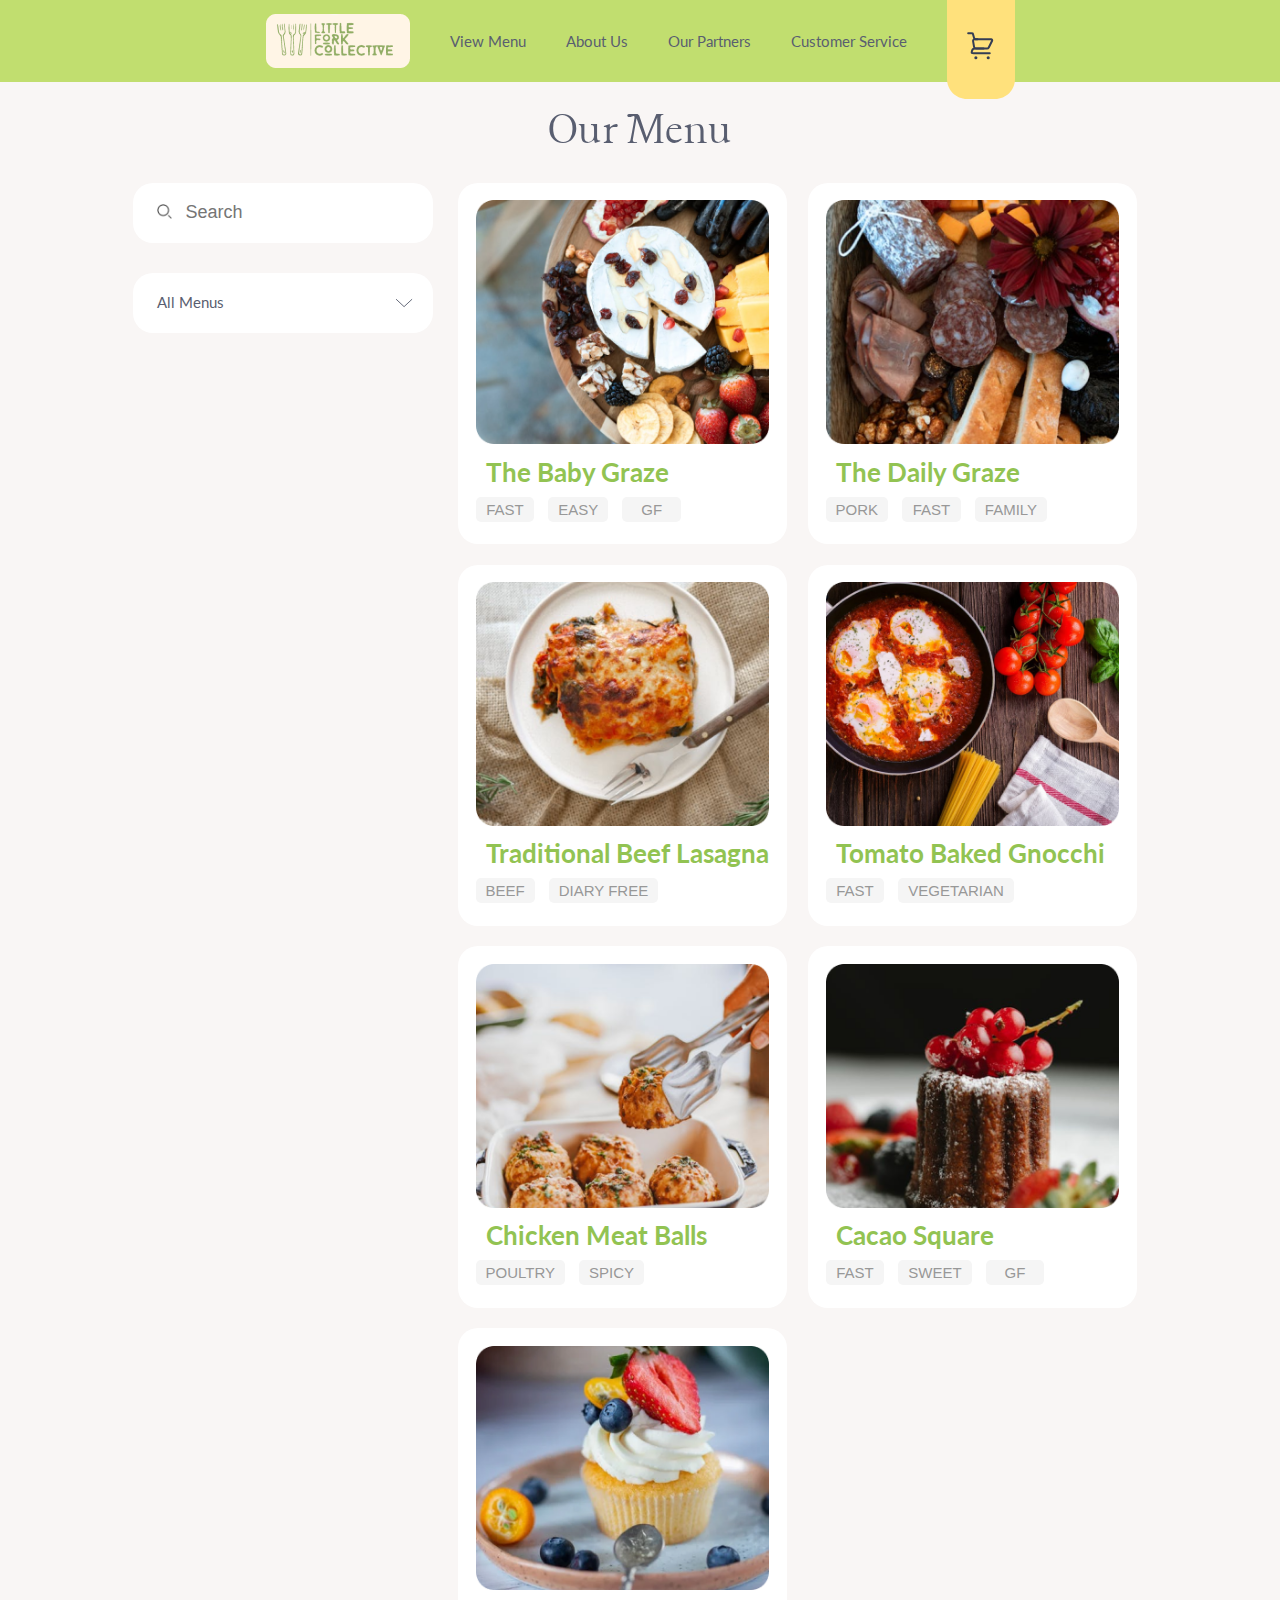
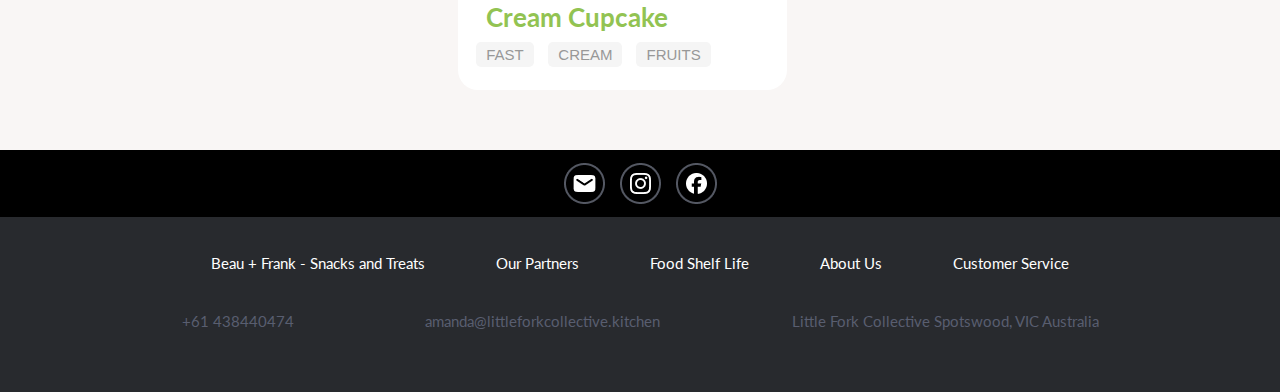
<file: menu.html>
<!DOCTYPE html>
<html lang="en">
<head>
    <meta charset="UTF-8">
    <meta name="viewport" content="width=device-width, initial-scale=1.0">
    <title>Menu</title>
    <link rel="preconnect" href="https://fonts.googleapis.com">
    <link rel="preconnect" href="https://fonts.gstatic.com" crossorigin>
    <link
        href="https://fonts.googleapis.com/css2?family=Lancelot&family=Lato:ital,wght@0,100;0,300;0,400;0,700;0,900;1,100;1,300;1,400;1,700;1,900&family=Poppins:ital,wght@0,100;0,200;0,300;0,400;0,500;0,600;0,700;0,800;0,900;1,100;1,200;1,300;1,400;1,500;1,600;1,700;1,800;1,900&display=swap"
        rel="stylesheet">
    <link rel="stylesheet" href="cart.css">
    <link rel="stylesheet" href="global.css">
    <link rel="stylesheet" href="home.css">
    <link rel="stylesheet" href="media.css">
</head>
<body>
    <nav class="navbar">
        <div class="container">
            <!-- hamburger -->
            <div class="hamburger">
                <img class="hamburger-menu" onclick="overlayMobileOn()" src="/images/hamburger-menu.svg">
            </div>
            <div class="logo">
                <a href="index.html">
                    <img src="/images/logo.png" alt="logo">
                </a>
            </div>
            <div class="main-menu">
                <ul>
                    <li><a href="menu.html">View Menu</a></li>
                    <li><a href="#">About Us</a></li>
                    <li><a href="#">Our Partners</a></li>
                    <li><a href="#">Customer Service</a></li>
                </ul>
            </div>
            <div class="cart-icon" onclick="overlayOn()">
                <img src="/images/shopping-icon.svg">
            </div>
        </div>
    </nav>
    <main>
        <section class="menu-page">
            <h2 class="centered-x">Our Menu</h2>
            <div class="container">
                <div class="functions">
                    <div>
                        <form action="menuGrazing.html" class="search-bar">
                            <button type="submit">
                                <image src="/images/search-bar.png">
                            </button>
                            <input type="text" placeholder="Search">
                        </form>
                    </div>
                    <div class="dropdown-title">
                        <div class="dropdown d-1" id="dropdown">
                            <div class="bg flex dropdown-1" onclick="dropDownOn()">
                                <p>All Menus</p>
                                <img src="/images/back.svg">
                            </div>
                            <div class="dropdown-content" id="dropdown-content">
                                <p class="o1" onclick="dropDownOffMenu(1)">All Menus</p>
                                <p class="o2" onclick="dropDownOffMenu(2)">Grazing</p>
                                <p class="o3" onclick="dropDownOffMenu(3)">Meals</p>
                                <p class="o4" onclick="dropDownOffMenu(4)">Treats</p>
                            </div>
                        </div>
                    </div>
                </div>
                <div class="grid-two-two">
                    <div class="bg">
                        <a href="details.html"><img src="/images/menu1.png"></a>
                        <h3>The Baby Graze</h3>
                        <a href="menu.html"><button type="button" class="btn tag">FAST</button></a>
                        <a href="menu.html"><button type="button" class="btn tag">EASY</button></a>
                        <a href="menu.html"><button type="button" class="btn tag">GF</button></a>
                    </div>
                    <div class="bg">
                        <a href="details2.html"><img src="/images/menu2.png"></a>
                        <h3>The Daily Graze</h3>
                        <a href="menu.html"><button type="button" class="btn tag">PORK</button></a>
                        <a href="menu.html"><button type="button" class="btn tag">FAST</button></a>
                        <a href="menu.html"><button type="button" class="btn tag">FAMILY</button></a>
                    </div>
                    <div class="bg">
                        <img src="/images/menu3.png">
                        <h3>Traditional Beef Lasagna</h3>
                        <a href="menu.html"><button type="button" class="btn tag">BEEF</button></a>
                        <a href="menu.html"><button type="button" class="btn tag">DIARY FREE</button></a>
                    </div>
                    <div class="bg">
                        <img src="/images/menu4.png">
                        <h3>Tomato Baked Gnocchi</h3>
                        <a href="menu.html"><button type="button" class="btn tag">FAST</button></a>
                        <a href="menu.html"><button type="button" class="btn tag">VEGETARIAN</button></a>
                    </div>
                    <div class="bg">
                        <img src="/images/menu5.png">
                        <h3>Chicken Meat Balls</h3>
                        <a href="menu.html"><button type="button" class="btn tag">POULTRY</button></a>
                        <a href="menu.html"><button type="button" class="btn tag">SPICY</button></a>
                    </div>
                    <div class="bg">
                        <img src="/images/menu6.png">
                        <h3>Cacao Square</h3>
                        <a href="menu.html"><button type="button" class="btn tag">FAST</button></a>
                        <a href="menu.html"><button type="button" class="btn tag">SWEET</button></a>
                        <a href="menu.html"><button type="button" class="btn tag">GF</button></a>
                    </div>
                    <div class="bg">
                        <img src="/images/menu7.png">
                        <h3>Cream Cupcake</h3>
                        <a href="menu.html"><button type="button" class="btn tag">FAST</button></a>
                        <a href="menu.html"><button type="button" class="btn tag">CREAM</button></a>
                        <a href="menu.html"><button type="button" class="btn tag">FRUITS</button></a>
                    </div>
                </div>
            </div>
        </section>
        <!-- footer -->
        <footer class="footer">
            <div class="footer-social-media">
                <img src="/images/contacts.png">
            </div>
            <div class="container-footer">
                <div class="footer-links">
                    <a href="#">Beau + Frank - Snacks and Treats</a>
                    <a href="#">Our Partners</a>
                    <a href="#">Food Shelf Life</a>
                    <a href="#">About Us</a>
                    <a href="#">Customer Service</a>
                </div>
                <div class="footer-contacts">
                    <p>+61 438440474</p>
                    <p>amanda@littleforkcollective.kitchen</p>
                    <p>Little Fork Collective Spotswood, VIC Australia</p>
                </div>
            </div>
        </footer>
        <!-- side bar -->
        <div class="sidebar item-0" id="sidebar" style="display: flex; flex-direction:column;">
            <img class="sidebar-close" onclick="overlayOff()" src="/images/close.svg">
            <h3 class="centered-x">My Cart</h3>
            <div class="off">
                <p>Your Cart is Empty</p>
            </div>
        </div>
        <!-- hamburger -->
        <div class="mobile-menu" id="mobile-menu">
            <div>
                <div class="green-div">
                    <div>
                        <p>Welcome To</p>
                        <img src="/images/logo.png" alt="logo" />
                    </div>
                    <img onclick="overlayOff()" src="/images/close.svg" />
                </div>
                <ul>
                    <li>
                        <a href="menu.html">
                            <div>
                                <img src="/images/mobileMenuOne.png" />
                                <p>View Menu</p>
                            </div>
                            <img src="/images/back.svg" />
                        </a>
                    </li>
                    <li>
                        <a href="#">
                            <div>
                                <img src="/images/mobileMenuTwo.png" />
                                <p>About Us</p>
                            </div>
                            <img src="/images/back.svg" />
                        </a>
                    </li>
                    <li>
                        <a href="#">
                            <div>
                                <img src="/images/mobileMenuThree.png" />
                                <p>Our Partners</p>
                            </div>
                            <img src="/images/back.svg" />
                        </a>
                    </li>
                    <li>
                        <a href="#">
                            <div>
                                <img src="/images/mobileMenuFour.png" />
                                <p>Customer Service</p>
                            </div>
                            <img src="/images/back.svg" />
                        </a>
                    </li>
                </ul>
                <div class="hamburger-contacts">
                    <p style="font-size: 20px;">Contact via</p>
                    <img src="/images/contacts.png" />
                </div>
            </div>
        </div>
    </main>
    <div id="overlay" onclick="overlayOff()"></div>
</body>
<script src="/home.js"></script>
</html>
</file>
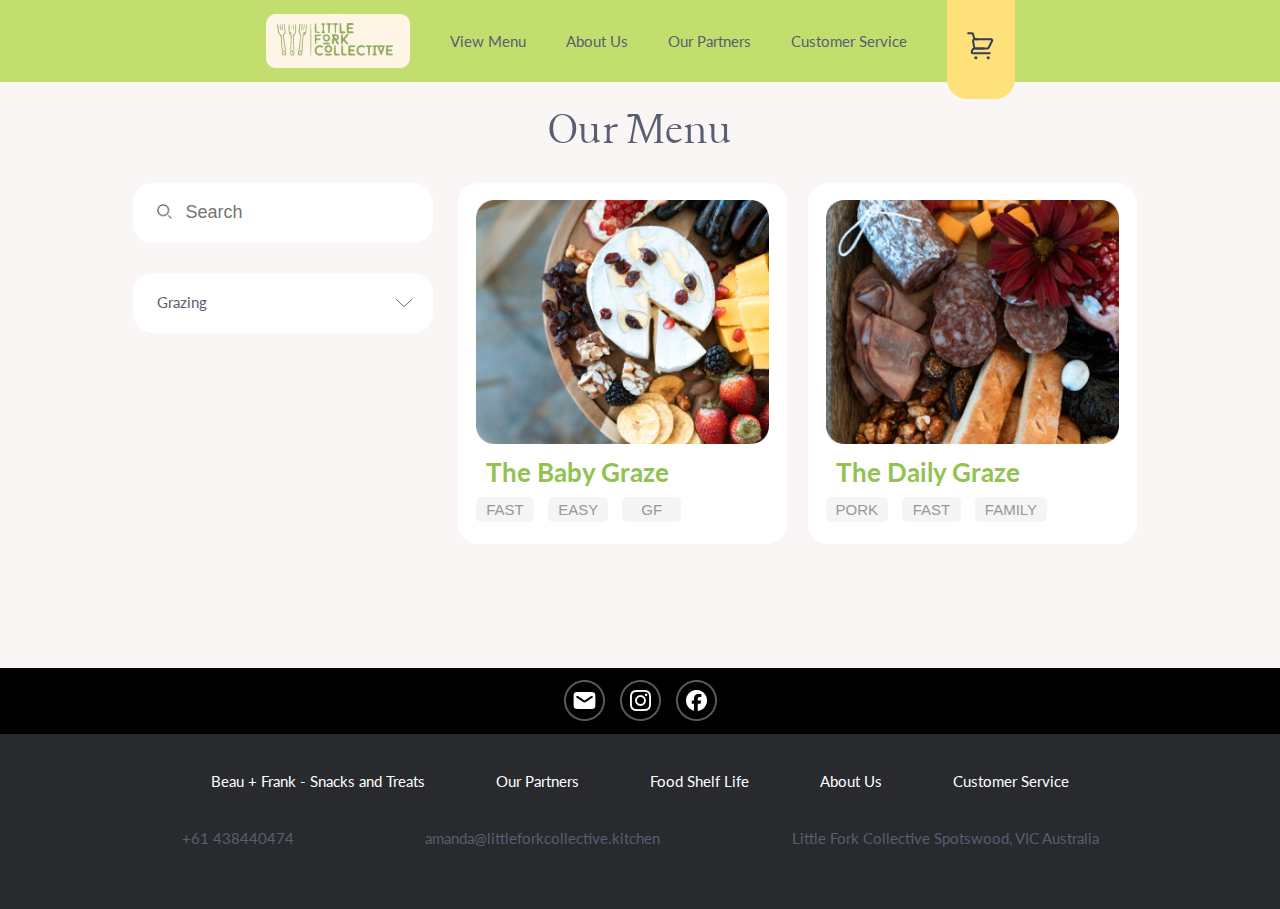
<file: menuGrazing.html>
<!DOCTYPE html>
<html lang="en">
<head>
    <meta charset="UTF-8">
    <meta name="viewport" content="width=device-width, initial-scale=1.0">
    <title>Menu</title>
    <link rel="preconnect" href="https://fonts.googleapis.com">
    <link rel="preconnect" href="https://fonts.gstatic.com" crossorigin>
    <link
        href="https://fonts.googleapis.com/css2?family=Lancelot&family=Lato:ital,wght@0,100;0,300;0,400;0,700;0,900;1,100;1,300;1,400;1,700;1,900&family=Poppins:ital,wght@0,100;0,200;0,300;0,400;0,500;0,600;0,700;0,800;0,900;1,100;1,200;1,300;1,400;1,500;1,600;1,700;1,800;1,900&display=swap"
        rel="stylesheet">
    <link rel="stylesheet" href="cart.css">
    <link rel="stylesheet" href="global.css">
    <link rel="stylesheet" href="home.css">
    <link rel="stylesheet" href="media.css">
</head>
<body>
    <nav class="navbar">
        <div class="container">
            <!-- hamburger -->
            <div class="hamburger">
                <img class="hamburger-menu" onclick="overlayMobileOn()" src="/images/hamburger-menu.svg">
            </div>
            <div class="logo">
                <a href="index.html">
                    <img src="/images/logo.png" alt="logo" />
                </a>
            </div>
            <div class="main-menu">
                <ul>
                    <li><a href="menu.html">View Menu</a></li>
                    <li><a href="#">About Us</a></li>
                    <li><a href="#">Our Partners</a></li>
                    <li><a href="#">Customer Service</a></li>
                </ul>
            </div>
            <div class="cart-icon" onclick="overlayOn()">
                <img src="/images/shopping-icon.svg" />
            </div>
        </div>
    </nav>
    <main>
        <section class="menu-page">
            <h2 class="centered-x">Our Menu</h2>
            <div class="container">
                <div class="functions">
                    <div>
                        <form action="index.html" class="search-bar">
                            <button type="submit">
                                <image src="/images/search-bar.png">
                            </button>
                            <input type="text" placeholder="Search">
                        </form>
                    </div>
                    <div class="dropdown-title">
                        <div class="dropdown d-1" id="dropdown">
                            <div class="bg flex dropdown-1" onclick="dropDownOn()">
                                <p>Grazing</p>
                                <img src="/images/back.svg" />
                            </div>
                            <div class="dropdown-content" id="dropdown-content">
                                <p class="o1" style="background-color: white;" onclick="dropDownOffMenu(1)">All Menus</p>
                                <p class="o2" style="background-color: #C1DE6F;" onclick="dropDownOffMenu(2)">Grazing</p>
                                <p class="o3" onclick="dropDownOffMenu(3)">Meals</p>
                                <p class="o4" onclick="dropDownOffMenu(4)">Treats</p>
                            </div>
                        </div>
                    </div>
                </div>
                <div class="grid-two-two" style="margin-bottom: 63px;">
                    <div class="bg">
                        <a href="details.html"><img src="/images/menu1.png" /></a>
                        <h3>The Baby Graze</h3>
                        <a href="menu.html"><button type="button" class="btn tag">FAST</button></a>
                        <a href="menu.html"><button type="button" class="btn tag">EASY</button></a>
                        <a href="menu.html"><button type="button" class="btn tag">GF</button></a>
                    </div>
                    <div class="bg">
                        <a href="details2.html"><img src="/images/menu2.png" /></a>
                        <h3>The Daily Graze</h3>
                        <a href="menu.html"><button type="button" class="btn tag">PORK</button></a>
                        <a href="menu.html"><button type="button" class="btn tag">FAST</button></a>
                        <a href="menu.html"><button type="button" class="btn tag">FAMILY</button></a>
                    </div>
                </div>
            </div>
        </section>
        <!-- footer -->
        <footer class="footer">
            <div class="footer-social-media">
                <img src="/images/contacts.png" />
            </div>
            <div class="container-footer">
                <div class="footer-links">
                    <a href="#">Beau + Frank - Snacks and Treats</a>
                    <a href="#">Our Partners</a>
                    <a href="#">Food Shelf Life</a>
                    <a href="#">About Us</a>
                    <a href="#">Customer Service</a>
                </div>
                <div class="footer-contacts">
                    <p>+61 438440474</p>
                    <p>amanda@littleforkcollective.kitchen</p>
                    <p>Little Fork Collective Spotswood, VIC Australia</p>
                </div>
            </div>
        </footer>
        <!-- side bar -->
        <div class="sidebar item-0" id="sidebar" style="display: flex; flex-direction:column;">
            <img class="sidebar-close" onclick="overlayOff()" src="/images/close.svg" />
            <h3 class="centered-x">My Cart</h3>
            <div class="off">
                <p>Your Cart is Empty</p>
            </div>
        </div>
        <!-- hamburger -->
        <div class="mobile-menu" id="mobile-menu">
            <div>
                <div class="green-div">
                    <div>
                        <p>Welcome To</p>
                        <img src="/images/logo.png" alt="logo" />
                    </div>
                    <img onclick="overlayOff()" src="/images/close.svg" />
                </div>
                <ul>
                    <li>
                        <a href="menu.html">
                            <div>
                                <img src="/images/mobileMenuOne.png" />
                                <p>View Menu</p>
                            </div>
                            <img src="/images/back.svg" />
                        </a>
                    </li>
                    <li>
                        <a href="#">
                            <div>
                                <img src="/images/mobileMenuTwo.png" />
                                <p>About Us</p>
                            </div>
                            <img src="/images/back.svg" />
                        </a>
                    </li>
                    <li>
                        <a href="#">
                            <div>
                                <img src="/images/mobileMenuThree.png" />
                                <p>Our Partners</p>
                            </div>
                            <img src="/images/back.svg" />
                        </a>
                    </li>
                    <li>
                        <a href="#">
                            <div>
                                <img src="/images/mobileMenuFour.png" />
                                <p>Customer Service</p>
                            </div>
                            <img src="/images/back.svg" />
                        </a>
                    </li>
                </ul>
                <div class="hamburger-contacts">
                    <p style="font-size: 20px;">Contact via</p>
                    <img src="/images/contacts.png" />
                </div>
            </div>
        </div>
    </main>
    <div id="overlay" onclick="overlayOff()"></div>
</body>
<script src="/home.js"></script>
</html>
</file>
<file: cart.css>
/* sidebar cart */
.sidebar {
    display: flex;
    flex-direction: column;
    z-index: 3;
    background-color: #F9F6F5;
    width: 35vw;
    height: 100vh;
    position: fixed;
    top: 0;
    right: -35vw;
    transition: right 0.3s ease-in-out;
}

.sidebar.open {
    right: 0;
}

.sidebar h3 {
    padding: 5%;
}

.sidebar .sidebar-close {
    position: absolute;
    top: 33px;
    right: 33px;
    cursor: pointer;
}

.on {
    flex-grow: 1;
}

.off {
    flex-grow: 1;
    display: flex;
    align-items: center;
    justify-content: center;
}

/* overlay */
#overlay {
    z-index: 1;
    position: fixed;
    display: none;
    width: 100%;
    height: 100%;
    top: 0;
    left: 0;
    right: 0;
    bottom: 0;
    background-color: rgba(0, 0, 0, 0.5);
}

/* checkout, purchase bar settings */
.total-purchase {
    background-color: #C1DE6F;
    border-radius: 20px;
    padding: 5%;
    margin: 3%;
    text-align: center;
    display: flex;
    justify-content: space-between;
}

.total-purchase .price {
    display: flex;
    flex-direction: column;
    justify-content: center;
    min-width: 48%;
}

.total-purchase .price .price-row {
    font-size: 15px;
    display: flex;
    justify-content: space-between;
    align-items: baseline;
}

.total-purchase .price .price-row .price-detail {
    display: flex;
}

.total-purchase .price .price-row .price-cnt {
    font-size: 20px;
    color: #838A92;
    font-weight: bolder;
}

.total-purchase .price .price-row .price-total {
    font-size: 20px;
    color: #595E70;
    font-weight: bolder;
}

.total-purchase .price .price-row .price-final {
    font-size: 30px;
    font-weight: bolder;
}

/* sidebar setting */
.sidebar .total-purchase {
    background-size: cover;
    padding: 5%;
    margin: 0;
    border: none;
    border-radius: 0;
}

.order-item {
    background-color: white;
    border-radius: 20px;
    display: flex;
    justify-content: space-between;
    padding: 2% 1%;
}

.order-item img {
    max-width: 40%;
    margin-right: 10px;
}

.order-item .left-text {
    text-align: left;
    padding-left: 10%;
    width: 160px;
}

.order-item .left-text p {
    color: #666666;
}


.bg .order-item .item-description {
    display: flex;
    width: 80%;
}

.bg .order-item .item-description .add{
    display: flex;
    flex-direction: column;
    justify-content: space-between;
}

.bg .right-side{
    display: flex;
    flex-direction: column;
    justify-content: space-between;
}

.bg .right-side img{
    cursor: pointer;
    margin-left: auto;
    margin-right: 10px;
    width: 30px;
}

.cart-icon.c-0>.c-1,
.cart-icon.c-0>.c-2,
.cart-icon.c-1>.c-0,
.cart-icon.c-1>.c-2,
.cart-icon.c-2>.c-0,
.cart-icon.c-2>.c-1,
.add.addOn-0 .addOn-1,
.add.addOn-0 .addOn-2,
.add.addOn-1 .addOn-0,
.add.addOn-1 .addOn-2,
.add.addOn-2 .addOn-0,
.add.addOn-2 .addOn-1 {
    display: none;
}

.sidebar.item-0 .on,
.sidebar.item-0 .total-purchase,
.sidebar.item-1 .off,
.sidebar.item-1 .on .item-2,
.sidebar.item-2 .off,
.sidebar.item-2 .on .item-1 {
    display: none;
}



/* add to cart button*/
.add {
    width: 40%;
}

.add div {
    height: 60px;
}

.add div button {
    height: 100%;
}

.add .btn {
    width: 100%;
    background-color: #FFE079;
    color: #895F52;
    border-style: solid;
    border-radius: 10px;
    border-color: #895F52;
}

.add .btn.leftright {
    height: 100%;
    background-color: transparent;
    color: #895F52;
    border-style: solid;
    border-color: transparent;
}

.add .bg.btn {
    margin: 0;
    width: 100%;
    padding: 0;
    display: flex;
    justify-content: center;
    align-items: center;
    outline: 2px;
    background-color: white;
    border-style: solid;
    border-radius: 10px;
    border-width: 1px;
    border-color: #B5B5B5;
}

.add .bg.btn.side {
    border-color: transparent;
    height: 20%;
    justify-content: start;
}

.add .bg.btn.side p {
    padding: 0;
    text-align: left;
}

.add .bg .btn.side.leftright {
    height: 30px;
    font-size: 15px;
    color: black;
    margin: 0;
    width: 40px;
}

.btn.leftright > img {
    
    margin: 0 auto;
    width: 20px;
}
</file>
<file: global.css>
/* Global settings*/
* {
    box-sizing: border-box;
    margin: 0;
    padding: 0;
}

body {
    font-family: "Lato", "Poppins", sans-serif;
    color: #595E70;
    font-weight: normal;
    font-size: 15px;
    line-height: 1.5;
    padding-top: 82px;
}

a {
    text-decoration: none;
}

ul {
    list-style: none;
}

img {
    display: block;
    max-width: 100%;
}

input {
    width: 100%;
    font-size: 13px;
    color: #595E70;
    padding: 2%;
    outline: none;
    border: 0;
}

/* text */
.grey-txt {
    color: #595E70;
}

.green-txt {
    color: #C1DE6F;
}

.left-text {
    text-align: left;
    padding-left: 10%;
    width: 100%;
}

/* Homepage Title */
h1 {
    font-family: "Lancelot", sans-serif;
    color: #595E70;
    font-size: 100px;
    font-weight: 20;
}

/* Subpage Title */
h2 {
    font-family: "Lancelot", sans-serif;
    font-size: 50px;
    color: #595E70;
    font-weight: normal;

    padding-top: 1%;
    padding-bottom: 1%;
}

/* Menu Item Title */
h3 {
    font-family: "Lato", "Poppins", sans-serif;   
    font-size: 26px;
    color: #92C352;
    font-weight: thin;
}

h4 {
    font-family: "Lato", "Poppins", sans-serif;
    font-size: 17px;
    color: black;
    font-weight: thin;
}

/* Description etc */
p {
    font-family: "Lato", "Poppins", sans-serif;
    color: #595E70;
    font-weight: normal;
}

/* Utility */
.container {
    margin: 0px auto;
    padding: 0px 10px;
    max-width: 1200px;
}

.container-footer {
    margin: 0px auto;
    padding: 0px 10px;
    max-width: 1200px;
}

.btn {
    display: inline-block;
    border-color: transparent;
    border-radius: 20px;
    cursor: pointer;
    transition: 0.5s;
}

.btn:hover {
    opacity: 0.7;
}

/* dropdown */
.dropdown-title .dropdown.d-1 .dropdown-2,
.dropdown-title .dropdown.d-1 .dropdown-3,
.dropdown-title .dropdown.d-1 .dropdown-4,
.dropdown-title .dropdown.d-2 .dropdown-1, 
.dropdown-title .dropdown.d-2 .dropdown-3,
.dropdown-title .dropdown.d-2 .dropdown-4,
.dropdown-title .dropdown.d-3 .dropdown-1, 
.dropdown-title .dropdown.d-3 .dropdown-2,
.dropdown-title .dropdown.d-3 .dropdown-4, 
.dropdown-title .dropdown.d-4 .dropdown-1, 
.dropdown-title .dropdown.d-4 .dropdown-2,
.dropdown-title .dropdown.d-4 .dropdown-3,
.dropdown-title .dropdown.d-1 .dropdown-content,
.dropdown-title .dropdown.d-2 .dropdown-content,
.dropdown-title .dropdown.d-3 .dropdown-content,
.dropdown-title .dropdown.d-4 .dropdown-content {
    display: none;
}

.dropdown-title{
    position: relative;
}

.dropdown-title .dropdown.d-1.open .dropdown-content,
.dropdown-title .dropdown.d-2.open .dropdown-content,
.dropdown-title .dropdown.d-3.open .dropdown-content,
.dropdown-title .dropdown.d-4.open .dropdown-content {
    display: initial;
    width: 100%;
}

.dropdown-title .dropdown.d-1 .o1,
.dropdown-title .dropdown.d-2 .o2,
.dropdown-title .dropdown.d-3 .o3,
.dropdown-title .dropdown.d-4 .o4 {
    background-color: #92C352;
}

.selections {
    display: flex;
    width: 100%;
    height: 100px;
    justify-content: space-between;
}

.selections .dropdown-title {
    width: 50%;
}

.selections .dropdown-title .dropdown .bg{
    cursor: pointer;
    padding: 10%;
    height: 60px;
    justify-content: space-between;
}

.selections img {
    width: 15%;
}

.dropdown img {
    transform: rotate(270deg);
    transition: 0.3s;
}

.dropdown.open img {
    transform: rotate(90deg);
}


.dropdown .dropdown-content {  
    position: absolute;
    transform: translateY(-10px);
    background-color: #f9f9f9;
    border-style: solid;
    border-color: grey;
    border-width: 1px;
    border-top: transparent;
    height: 171px;
}

.dropdown-content p{
    cursor: pointer;
    width: 100%;
    background-color: white;
    transition: 0.3s;
    padding: 10px 20px;
}

.dropdown ul {
    display: none;
}

.dropdown.open ul {
    z-index: 3;
    display: block;
    position: absolute;
}

/* alignments */
.centered-x {
    display: flex;
    flex-direction: column;
    justify-items: center;
    justify-content: center;
    align-items: center;
    align-content: center;
}

.grid-two-two {
    display: grid;
    justify-items: start;
    grid-template-columns: repeat(2, 1fr);
    gap: 3%;
}

.bg {
    background-color: white;
    border-radius: 20px;
    padding: 3%;
    margin: 3%;
    text-align: center;
}

.bg.flex {
    display: flex;
}

/* food tags */
.tags {
    display: flex;
    align-items: flex-end;
    margin-bottom: 1%;
    min-width: 60%;
}

.btn.tag {
    text-align: center;
    min-width: 20%;
    border-radius: 5px;
    padding: 2px 8px;
    color: #989898;
    background-color: #F5F5F5;
    margin: 5px 10px;
    margin-left: 0px;
    font-size: 15px;
}
/* navbar */
.navbar {
    z-index: 1;
    background-color: #C1DE6F;
    min-width: 100vw;
    transition: 0.5s;
    top: 0;
    position: fixed;
}

.navbar .container {
    display: flex;
    justify-content: center;
    align-items: center;
    max-height: 82px;
}

.navbar .container .logo {
    padding: 20px;
}

.navbar .container .main-menu a {
    color: #595E70;
    position: relative;
}

.navbar .container .main-menu a::after {
    content: "";
    display: block;
    position: absolute;
    bottom: 0;
    width: 100%;
    height: 4px;
    background: #595e70;
    border-radius: 2px;
    opacity: 0;
    transition: 0.5s;
}

.navbar .container .main-menu a:hover::after {
    opacity: 1;
}

.navbar .container .main-menu ul {
    display: flex;
}

.navbar .container .main-menu ul li a {
    padding: 20px;
}

.navbar .container .cart-icon {
    position: relative;
    align-self: flex-start;
    top: -20px;
    height: 132px;
    padding: 0px 20px;
    transition: 0.5s;
    cursor: pointer;
}

.navbar .container .cart-icon:hover {
    transform: translateY(10px);
}

/* footer */
.footer .footer-social-media {
    display: flex;
    justify-content: center;
    align-items: center;
    background-color: black;
    padding: 1%;
}

.footer {
    background-color: #282A2E;
}

.footer .container-footer .footer-links {
    display: flex;
    justify-content: center;
}

.footer .container-footer .footer-links>a {
    color: white;
    margin: 3%;
}

.footer .container-footer .footer-contacts {
    padding-bottom: 5%;
    display: flex;
    justify-content: space-evenly;
}
</file>
<file: home.css>
.homepage{
    padding: 0px;
}

.homepage .container {
    padding: 0px;
    margin: 0px;
    display: flex;
    flex-direction: column;
    align-items: start;
    max-width: 1368px;
    max-height: 930px;
}

/* homepage 1 */
.page-one {
    width: 100vw;
    height: 930px;
    padding: 5% 10%;
    background: url('/images/home.png') no-repeat;
    background-position: center top;
    background-size: cover;
}

.page-one button {
    font-size: 36px;
    padding: 25px 80px;
    margin-top: 60px;
    color: #895F52;
    background-color: #FFE079;
}

/* homepage 2 */
.page-two {
    width: 100vw;
    height: 930px;
    padding: 3% 6%;
    background: url('/images/home-two.png') no-repeat;
    background-position: center top;
    background-size: cover;
    text-align: center;
}

.page-two .pg-two-contents{
    padding: 2% 0%;
    max-width: 45%;
}

.page-two h1 {
    color: white;
}

.page-two div p{
    color: white;
    padding: 0px;
    font-size: 25px;
    width: 70%;
    margin: 0 auto;
}

.pg-two-imgs-mobile {
    display: none;
}

.page-two .pg-two-imgs {
    position: absolute;
    margin-bottom: 250px;
}

/* homepage 3 */
.page-three {
    width: 100vw;
    height: 930px;
    padding: 0px 6%;
    display: flex; 
    justify-content: space-between; 
    align-items: center;
}

.page-three .centered-x {
    justify-content: space-between;
    height: 552px;
    text-align: center;
    max-width: 35%;
    margin-right: 90px;
    font-size: 25px;
}

.page-three h1 {
    font-size: 80px;
}

.page-three p {
    text-align: left;
    width: 100%;
    margin: 0px 15px;
    font-weight: thin;
}

.page-three .centered-x img {
    position: absolute;
    width: 31%;
}

.page-three .grid-two-two {
    width: 57%;
}

.page-three .grid-two-two img {
    padding: 0%;
    width: 500px;
}

.page-three button {
    font-size: 36px;
    padding: 25px 120px;
    color: white;
    background-color: #5FD0DF;
}

.page-three .bg.label{
    display: none;
}

/* homepage 4 */
.page-four {
    width: 100vw;
    height: 700px;
    text-align: center;
    margin-bottom: 120px;
}

.mobile-display {
    display: none;
}

.page-four .page-four-title img {
    position: absolute;
    height: 120px;
}

.page-four h1 {
    font-size: 80px;
    width: 500px;
    padding-top: 5px;
    padding-right: 10px; 
}

.page-four .centered-x {
    flex-direction: row;
    min-width: 100%;
    padding: 0% 3%;
    margin: 10px 0;
}

.page-four .centered-x img {
    margin: 0px 10px;
}

/* homepage 5 */
.page-five {
    width: 100vw;
    height: 930px;
    padding: 5% 10%;
    background: url('/images/home-five.png') no-repeat;
    background-position: center top;
    background-size: cover;
}

.page-five > div {
    margin: 0 auto;
    width: 60%;
    display: flex;
    align-items: center;
    justify-content: space-between;
}

.page-five img {
    width: 80%;
}

.page-five h1 {
    margin-right: 330px;
    margin-top: 500px;
}

.page-five h1, 
.page-five h2, 
.page-five p {
    color: white;
}

.page-five p {
    margin-bottom: 20px;
    margin-left: 6px;
}

.page-five a{
    margin-bottom: 0px;
    width: 15%;
}


/* Menu Page */
.menu-page {
    background-color: #F9F6F5;
    background-size: cover;
}

.menu-page .container {
    display: flex;
    justify-content: center;
    padding: 0;
    padding-bottom: 50px;
}

.menu-page .container .selections {
    display: flex;
    flex-direction: column;
    max-width: 20%;
}

.menu-page .functions {
    margin-right: 15px;
}

.menu-page .container .search-bar {
    display: flex;
    align-items: center;
    max-height: 60px;
    background: white;
    margin: 0 1%;
    padding: 8%;
    margin-bottom: 10%;
    border-radius: 20px;
    width: 300px;
    transform: translateX(-3px);
}

.menu-page .container .search-bar input {
    font-size: 18px;
}

.menu-page .container .search-bar button {
    width: 2em;
    cursor: pointer;
    background: transparent;
    outline: none;
    border: 0;
    padding-bottom: 2px;
}

.menu-page .container .search-bar button img{
    width: 15px;
    height: 15px;
}

/* menu drop down */
@media (min-width: 391px) {
    .functions .dropdown-title .dropdown-content p {
        cursor: pointer;
        transform: translate(-2px, -4px);
        width: 101%;
        background-color: white;
        transition: 0.3s;
        padding: 10px 20px;
    }

    .functions .dropdown-title .dropdown-content {
        position: absolute;
        border-color: transparent;
    }
}

.functions .dropdown-title .dropdown .bg.flex {
    margin: 0;
    cursor: pointer;
    height: 60px;
    justify-content: space-between;
    align-items: center;
    width: 300px;
}

.functions .dropdown-title p {
    padding: 0px 15px;
}

.functions .dropdown-title img {
    width: 30px;
    margin-right: 5px;
}

@media (min-width: 391px) {
    .menu-page .container .grid-two-two {
        width: 700px;
        gap: 10px 0;
    }
}

.menu-page .container .grid-two-two .bg {
    margin-top: 0;
    text-align: start;
    padding: 5%;
}

.menu-page .container .grid-two-two .bg > h3{
    padding-top: 3%;
    padding-left: 3.5%;
}


/* details */
.details {
    background-color: #F9F6F5;
}

@media (min-width: 391px) {
    .details .container .item-detail {
        padding-top: 1.25rem;
        display: grid;
        justify-items: center;
        align-items: center;
        grid-template-columns: 60% 40%;
    }
    .details .container .item-detail .item-title {
        display: grid;
        align-items: center;
        grid-template-columns: 25% 75%;
    }
    .details .container .item-detail .item-title img {
        cursor: pointer;
    }
                        
    .details .container .item-detail .item-description>img {
        margin-top: 1%;
        height: 25rem;

    }
    .details .container .item-detail .item-description h1 {
        margin-top: 1%;
        font-size: 60px;
    }
    .details .container .item-detail .centered-x h2 {
        font-family: 'Lancelot';
        color: #595E70;
        font-size: 45px;
    }
}

.details .container .item-detail .item-description {
    display: flex;
    flex-direction: column;
    max-width: 85%;
}


.details .container .item-detail .tag-description {
    margin: 0 auto;
    width: 95%;
}

.details .container .item-detail .item-description .tag-price {
    display: flex; 
    margin: 0;
    justify-content: space-between;
    padding-bottom: 1%;
}

.details .selections {
    display: flex;
    align-items: end;
}

.bg.label {
    width: 80%;
    background-color: #C1DE6F;
    margin: auto;
    border-radius: 10px;
    transform: translateY(-50%);
}

.details .container > .grid-two-two {
    align-items: flex-start;
    max-width: 85%;
    margin: 50px auto;
    margin-top: 0px;
    gap: 8%;
    margin-bottom: 150px;
}

.details .container > .grid-two-two img{
    width: 100%;
    height: 300px;
}

.details .grid-two-two h3 {
    align-self: flex-start;
}


/* checkout */
.checkout {
    background-color: #e2e2e2;
    background-size: cover;
}

.checkout .container {
    max-width: 1100px;
    display: flex;
    justify-content: center;
    margin-bottom: 94px;
}

.checkout .container .steps{
    width: 40%;
}

.checkout .container .steps .bg {
    text-align: start;
    padding: 4%;
}

.checkout .container .summary {
    width: 40%;
}

.checkout .container .summary .btn.disabled{
    cursor: not-allowed;
}

.checkout .container .summary .btn.disabled:hover{
    opacity: 1;
}

.checkout .container .steps .btn {
    margin-top: 2%;
    border-radius: 10px;
    min-width: 100%;
    min-height: 30px;
    text-align: center;
    background-color: #C1DE6F;
}

.checkout .container .steps .btn.white {
    background-color: white;
}

.checkout input {
    outline: solid;
    border-radius: 5px;
    outline-color: #BABABA;
    outline-width: 1px;
}


.total-purchase .btn {
    min-width: 45%;
}

.total-purchase .btn:hover {
    opacity: 1;
    cursor: not-allowed;
}

.total-purchase .btn.active {
    min-width: 45%;
    background-color: #FFF5E6;
    cursor: pointer;
}


.step.doing h4,
.step.done h4 {
    margin-left: 5px;
    margin-top: 10px;
    font-size: 14px;
}

.step.doing input {
    margin-left: 5px;
    width: 97%;
    padding: 8px;
}

.step.doing {
    margin: 0 auto;
    padding: 0 auto;
}

.step.doing p,
.step.done p {
    margin-left: 5px;
    font-size: 13px;
}

.steps.step-1 > .bg-1 > .done,
.steps.step-1 > .bg-2 > .step,
.steps.step-1 > .bg-3 > .step,
.steps.step-1 > .bg-4 > .step,
.steps.step-2 > .bg-1 > .doing,
.steps.step-2 > .bg-2 > .done,
.steps.step-2 > .bg-3 > .step,
.steps.step-2 > .bg-4 > .step,
.steps.step-3 > .bg-1 > .doing,
.steps.step-3 > .bg-2 > .doing,
.steps.step-3 > .bg-3 > .done,
.steps.step-3 > .bg-4 > .step,
.steps.step-4 > .bg-1 > .doing,
.steps.step-4 > .bg-2 > .doing,
.steps.step-4 > .bg-3 > .doing,
.steps.step-4 > .bg-4 > .done {
    display: none;
}

.steps.step-2 > .bg.bg-1,
.steps.step-3 > .bg.bg-1,
.steps.step-3 > .bg.bg-2,
.steps.step-4 > .bg.bg-1,
.steps.step-4 > .bg.bg-2,
.steps.step-4 > .bg.bg-3 {
    cursor: pointer;
}
</file>
<file: media.css>
.mobile-menu {
    display: flex;
    flex-direction: column;
    z-index: 3;
    background-color: #F9F6F5;
    width: 80vw;
    height: 100%;
    position: fixed;
    top: 0;
    left: -80vw;
    transition: left 0.3s ease-in-out;
}

.mobile-menu.open {
    left: 0;
    z-index: 3;
}

.mobile-menu.open {
    left: 0;
    z-index: 3;
}

.mobile-menu ul {
    transform: translateY(-50px);
    background-color: white;
    width: 85%;
    margin: 0 auto;
    border-radius: 30px;
}

.mobile-menu li a{
    display: flex;
    padding: 20px;
    justify-content: space-between;
}

.mobile-menu li div {
    display: flex;
    align-items: center;
}

.mobile-menu li div img{
    padding-right: 10px;
}

.mobile-menu li a > img{
    transform: rotate(180deg);
    width: 30px;
}

.green-div {
    display: flex;
    justify-content: space-between;
    background-color: #C1DE6F;
    width: 100%;
    height: 220px;
    border-bottom-left-radius: 30px;
    border-bottom-right-radius: 30px;
}

.green-div div {
    padding: 30px;
    width: 300px;
}

.green-div div > p {
    font-size: 28px;
    padding-bottom: 10px;
    width: 100%;
}

.green-div > img{
    margin: 35px 30px;
    width: 30px;
    height: 30px;
}

/* hamburger */
.hamburger {
    display: none;
}

.hamburger-button img {
    display: none;
}

.hamburger-contacts {
    display: flex;
    flex-direction: column;
    margin-top: 200px;
    align-items: center;
}



@media (max-width: 391px) {
    /* navbar */
    .navbar .main-menu {
        display: none;
    }

    .navbar .hamburger {
        display: initial;
    }

    /* homepage */
    .homepage {
        padding: 0px;
        width: 100vw;
        overflow-x: hidden;
        position: relative;
    }
    
    .checkout {
        padding: 0px;
        width: 100vw;
        overflow-x: hidden;
        position: relative;
    }

    .homepage .container {
        max-width: 393px;
        max-height: 774px;
    }

    .homepage h1, 
    .homepage h2{
        font-size: 60px;
    }

    .homepage p {
        font-size: 15px;
    }

    /* homepage-one */
    .homepage .page-one {
        background: url('/images/home-one-mobile.png') no-repeat;
    }

    .homepage .page-one div {
        margin-top: 15px;
        width: 50%;
    }

    .homepage .page-one a {
        margin-top: 250px;
        display: flex;
        justify-content: center;
    }

    .homepage .page-one .btn {
        margin: 0px;
        font-size: 20px;
        border-radius: 10px;
        text-align: center;
        padding: 15px 90px;
    }

    /* homepage 2 */
    .homepage .page-two {
        background-image: none;
        padding: 0;
        height: 600px;
    }

    .page-two .pg-two-imgs {
        display: none;
    }

    .pg-two-imgs-mobile {
        display: initial;
        width: 86%;
    }

    .homepage .page-two .pg-two-contents{
        max-width:80%;
        justify-content: start;
        margin-right: 20px;
        margin-bottom: 60px;
    }

    .homepage .page-two p,
    .homepage .page-two h1 {
        margin: 0;
        color: black;
        text-align: left;
        font-size: 45px;
    }

    .homepage .page-two .green-txt{
        color: #C1DE6F;
    }

    .homepage .page-two p {
        font-size: 15px;
        width: 100%;
    }

    /* homepage 3 */
    .homepage .container .page-three {
        max-width: 393px;
        max-height: 630px;
    }

    .page-three {
        flex-direction: column;
    }

    .page-three p {
        display: none;
    }
    
    .page-three .centered-x {
        margin: 0 auto;
        height: 100%;
        max-width: 120%;
    }

    .page-three .centered-x > div {
        width: 391px;
    }
    .page-three .centered-x > div h1 {
        margin: 0;
        margin-right: 40px;
    }
    
    .page-three .centered-x > div > img {
        margin: 0;
        width: 340px;
    }

    .page-three .bg.label {
        display: block;
        font-size: 13px;
    }
    .homepage .page-three a {
        margin-right: 50px; 
    }
    .homepage .page-three .btn {
        font-size: 20px;
        border-radius: 10px;
        text-align: center;
        padding: 15px 115px;
    }

    .page-three .grid-two-two {
        margin-top: 120px;
        position: absolute;
        gap: 0 6%;
        width: 85%;
    }
    .page-three .grid-two-two img {
        height: 180px;
    }

    /* homepage 4 */
    .page-four .centered-x {
        margin: 10px;
    }

    .page-four .mobile {
        display: flex;
    }

    .page-four .mobile .right{
        padding: 0;
        transform: rotate(180deg);
        margin: 0;
        margin-right: 8px;
    }
    .page-four .mobile .left {
        padding: 0;
        margin: 0;
        margin-left: 8px;
    }

    .page-four .methods {
        width: 420px;
    }

    .method-imgs {
        padding-right: 15px;
    }

    .mobile-display {
        display: initial;
    }
    
    .pc-display {
        display: none;
    }

    .mobile-1 {
        margin-left: 73px;
    }

    .mobile-4 {
        margin-right: 73px;      
    }

    .methods-1 .mobile-2,
    .methods-1 .mobile-3,
    .methods-1 .mobile-4 {
        display: none;
    }
    .methods-2 .mobile-1,
    .methods-2 .mobile-3,
    .methods-2 .mobile-4 {
        display: none;
    }
    .methods-3 .mobile-1,
    .methods-3 .mobile-2,
    .methods-3 .mobile-4 {
        display: none;
    }
    .methods-4 .mobile-1,
    .methods-4 .mobile-2,
    .methods-4 .mobile-3 {
        display: none;
    }

    .mobile .mobile-display {
        padding-top: 10px;
    }
    /* homepage 5 */
    .homepage .container .page-five {
        height: 591px;
        background: url('/images/home-five-mobile.png') no-repeat;
        padding: 0;
    }

    .homepage .page-five h1 {
        margin: 0;
        margin-top: 20px;
        font-size: 38px;
    }

    .homepage .page-five h2 {
        font-size: 34px;
    }

    .homepage .page-five p {
        margin-left: 3px;
        width: 80%;
    }

    .homepage .page-five > div {
        width: 80vw;
        height: 850px;
        margin: 0 auto;
    }


    /* menu */
    .menu-page .container {
        flex-direction: column;
    }

    .menu-page h2 {
        padding: 20px 0;
    }

    .menu-page .functions {
        margin: 0px;
        display: flex;
        flex-direction: column;
    }

    .menu-page .functions div {
        margin: 0;
        margin-left: 45px;
    }
    
    .menu-page .functions .dropdown-title {
        margin: 0;
        margin-bottom: 35px;
    }

    .menu-page .grid-two-two {
        display: flex;
        flex-direction: column;
        margin: 0 auto;
        width: 325px;
    }

    .menu-page .grid-two-two .bg {
        margin-bottom: 15px;
    }

    .functions .dropdown-title .dropdown-content p {
        cursor: pointer;
        transform: translate(-2px, -4px);
        width: 300px;
        background-color: white;
        transition: 0.3s;
        padding: 10px 20px;
    }
    
    .functions .dropdown-title #dropdown-content {
        transform: translate(-44px, -6px);
        position: absolute;
        border-color: transparent;
        width: 170px;
    }

    /* details */
    .details .item-detail .item-description {
        flex-direction: row;
    }

    .details .item-detail .item-title {
        display: flex;
        align-items: center;
        width: 100%;
        margin: 20px 0;
    }

    .details .item-detail .item-title img {
        width: 15%;
        margin-right: 10px;
    }
    
    .details h1, 
    .details h2{
        padding: 20px 0;
        font-size: 40px;
    }

    .details .item-detail .item-description{
        display: flex;
        align-self: center;
    }

    .details .item-detail {
        display: flex;
        flex-direction: column;
        width: 100%;
    }
    .details .item-detail .centered-x {
        width: 80%;
        align-self: center;
    }

    .details .container > .grid-two-two {
        display: flex;
        flex-direction: column;
        margin-bottom: 0px;
    }

    .details .container>.grid-two-two img{
        height: 200px;
    }
    
    .details .container>.grid-two-two h3 {
        padding: 0 5px;
        padding-top: 5px;;
    }

    .details .container>.grid-two-two p {
        padding: 0 5px;
        padding-bottom: 5px;
    }
    
    .details .container > .grid-two-two .centered-x{
        padding-bottom: 30px;
    }

    /* checkout */
    .checkout h2 {
        font-size: 40px;
        padding-top: 20px;
    }

    .checkout .container {
        flex-direction: column;
        align-items: center;
        margin-bottom: 30px;
    }

    .checkout .container .steps,
    .checkout .container .summary {
        width: 100%;
    }

    .checkout .bg.bg-4 {
        margin-bottom: 0px;
    }

    .checkout .container .summary .total-purchase {
        padding: 15px;
    }

    /* footer */
    .footer {
        flex-direction: column;
        justify-content: start;
        align-content: center;   
    }

    .footer .footer-social-media {
        padding: 10px;
    }

    .footer div {
        padding: 10px;
        flex-direction: column;
        text-align: center;
    }

    /* side bar */
    .sidebar {
        width: 100vw;
        right: -100vw;
    }

    .sidebar.open {
        right: 0;
    }

    .sidebar .sidebar-close {

        top: 25px;
        right: 30px;
    }

    
}
</file>
